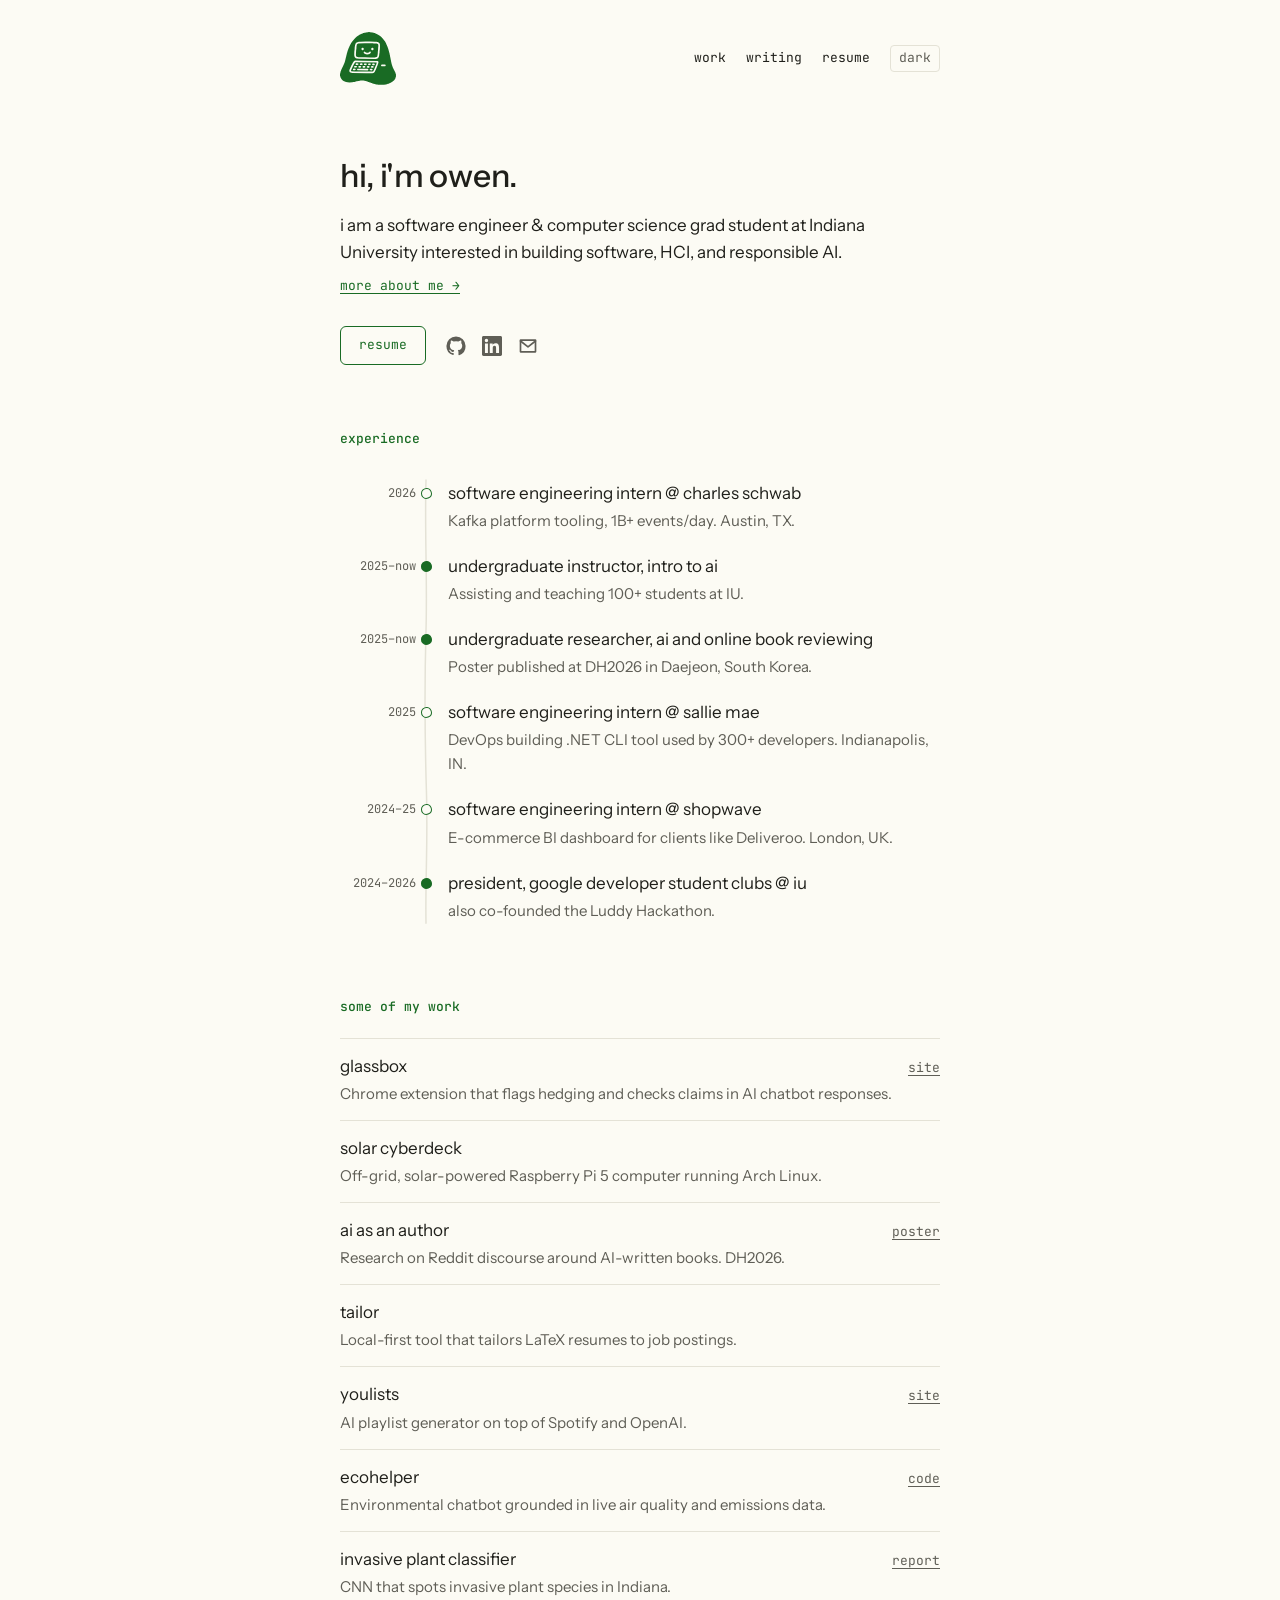
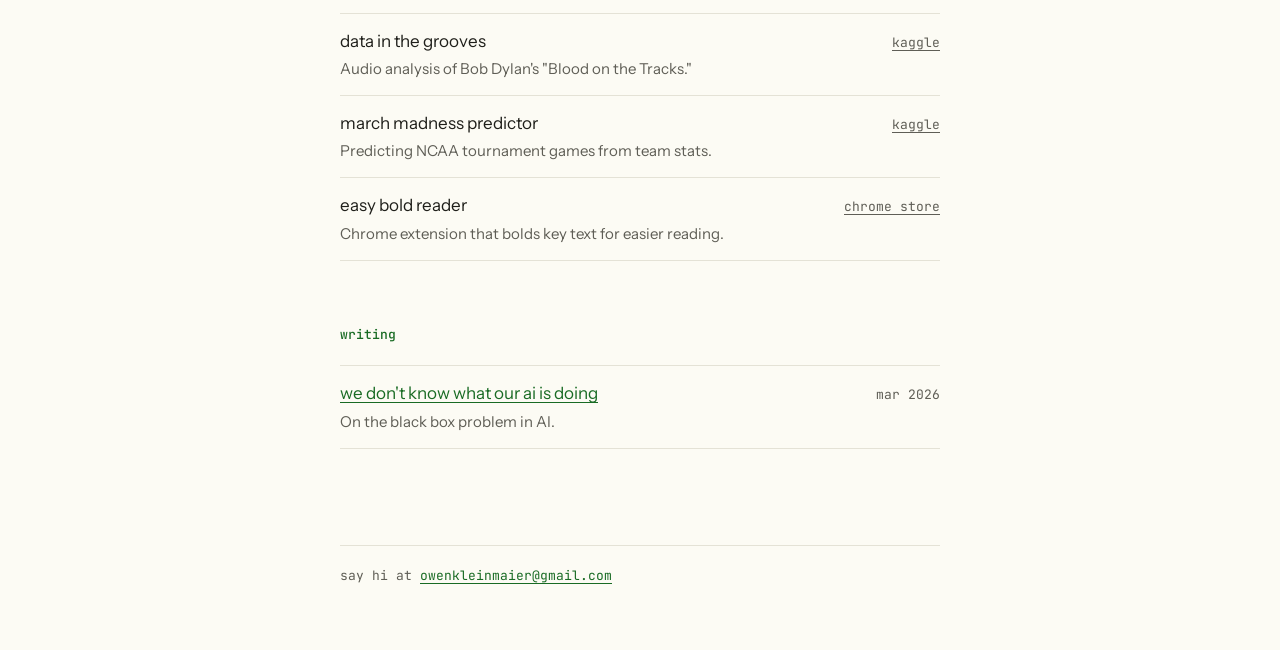
<file: index.html>
<!doctype html>
<html lang="en">
  <head>
    <meta charset="UTF-8" />
    <meta name="viewport" content="width=device-width, initial-scale=1.0" />
    <meta
      name="description"
      content="Owen Kleinmaier - MS Computer Science (AI) student at Indiana University Bloomington"
    />
    <meta name="author" content="Owen Kleinmaier" />

    <meta property="og:type" content="website" />
    <meta property="og:url" content="https://owenkleinmaier.com" />
    <meta property="og:title" content="owen kleinmaier" />
    <meta
      property="og:description"
      content="computer science at indiana university"
    />
    <meta
      property="og:image"
      content="https://owenkleinmaier.com/og-image.png"
    />
    <meta property="twitter:card" content="summary_large_image" />
    <meta property="twitter:title" content="owen kleinmaier" />
    <meta
      property="twitter:description"
      content="computer science at indiana university"
    />
    <meta
      property="twitter:image"
      content="https://owenkleinmaier.com/og-image.png"
    />

    <link rel="icon" type="image/x-icon" href="favicon.ico" />
    <link rel="apple-touch-icon" sizes="180x180" href="apple-touch-icon.png" />
    <link rel="icon" type="image/png" sizes="32x32" href="favicon-32x32.png" />
    <link rel="icon" type="image/png" sizes="16x16" href="favicon-16x16.png" />

    <title>owen kleinmaier</title>
    <link rel="stylesheet" href="styles.css" />
    <script src="theme.js"></script>
    <script src="character.js" defer></script>
  </head>
  <body>
    <div class="page">
      <nav class="nav">
        <a class="brand" aria-label="home" href="index.html">
          <img class="character light-only" src="character.png" alt="" />
          <img class="character dark-only" src="character-dark.png" alt="" />
        </a>
        <div class="nav-links">
          <a href="#work">work</a>
          <a href="#writing">writing</a>
          <a href="resume.pdf" target="_blank" rel="noopener">resume</a>
          <button class="theme-toggle" onclick="toggleTheme()">dark</button>
        </div>
      </nav>

      <main>
        <header>
          <h1>
            hi, i'm
            <button class="egg" onclick="egg.showModal()">owen.</button>
          </h1>
          <p>
            i am a software engineer & computer science grad student at Indiana
            University interested in building software, HCI, and responsible AI.
          </p>
          <a class="mono more" href="about.html">more about me →</a>
          <div class="links mono">
            <a class="btn" href="resume.pdf" target="_blank" rel="noopener"
              >resume</a
            >
            <div class="icons">
              <a
                class="icon"
                href="https://github.com/owenkleinmaier"
                target="_blank"
                rel="noopener"
                aria-label="github"
              >
                <svg
                  viewBox="0 0 24 24"
                  width="20"
                  height="20"
                  aria-hidden="true"
                >
                  <path
                    fill="currentColor"
                    d="M12 .5A11.5 11.5 0 0 0 .5 12a11.5 11.5 0 0 0 7.86 10.92c.58.1.79-.25.79-.56v-2c-3.2.7-3.88-1.37-3.88-1.37-.53-1.34-1.29-1.7-1.29-1.7-1.05-.72.08-.7.08-.7 1.16.08 1.77 1.2 1.77 1.2 1.03 1.77 2.7 1.26 3.36.96.1-.75.4-1.26.73-1.55-2.55-.29-5.24-1.28-5.24-5.67 0-1.25.45-2.28 1.19-3.08-.12-.29-.52-1.46.11-3.05 0 0 .97-.31 3.18 1.18a11 11 0 0 1 5.8 0c2.2-1.49 3.17-1.18 3.17-1.18.63 1.59.23 2.76.11 3.05.74.8 1.19 1.83 1.19 3.08 0 4.4-2.69 5.37-5.25 5.66.41.36.78 1.06.78 2.14v3.17c0 .31.21.67.8.56A11.5 11.5 0 0 0 23.5 12 11.5 11.5 0 0 0 12 .5Z"
                  />
                </svg>
              </a>
              <a
                class="icon"
                href="http://www.linkedin.com/in/owenkleinmaier/"
                target="_blank"
                rel="noopener"
                aria-label="linkedin"
              >
                <svg
                  viewBox="0 0 24 24"
                  width="20"
                  height="20"
                  aria-hidden="true"
                >
                  <path
                    fill="currentColor"
                    d="M20.45 20.45h-3.56v-5.57c0-1.33-.02-3.04-1.85-3.04-1.85 0-2.14 1.45-2.14 2.94v5.67H9.35V9h3.41v1.56h.05c.48-.9 1.64-1.85 3.37-1.85 3.6 0 4.27 2.37 4.27 5.46v6.28ZM5.34 7.43a2.07 2.07 0 1 1 0-4.14 2.07 2.07 0 0 1 0 4.14ZM7.12 20.45H3.56V9h3.56v11.45ZM22.22 0H1.77C.79 0 0 .77 0 1.73v20.54C0 23.22.79 24 1.77 24h20.45c.98 0 1.78-.78 1.78-1.73V1.73C24 .77 23.2 0 22.22 0Z"
                  />
                </svg>
              </a>
              <a
                class="icon"
                href="mailto:owenkleinmaier@gmail.com"
                aria-label="email"
              >
                <svg
                  viewBox="0 0 24 24"
                  width="20"
                  height="20"
                  aria-hidden="true"
                >
                  <path
                    fill="none"
                    stroke="currentColor"
                    stroke-width="2"
                    stroke-linecap="round"
                    stroke-linejoin="round"
                    d="M3 5h18v14H3z"
                  />
                  <path
                    fill="none"
                    stroke="currentColor"
                    stroke-width="2"
                    stroke-linecap="round"
                    stroke-linejoin="round"
                    d="m3 6 9 7 9-7"
                  />
                </svg>
              </a>
            </div>
          </div>
        </header>

        <dialog id="egg" onclick="if (event.target === this) this.close();">
          <div class="egg-content">
            <h2>what i'm up to right now</h2>
            <dl class="now">
              <dt>listening</dt>
              <dd>live at carnegie hall by cameron winter</dd>
              <dt>reading</dt>
              <dd>"always coming home" by ursula k. le guin</dd>
              <dt>building</dt>
              <dd>solar cyberdeck</dd>
              <dt>playing</dt>
              <dd>2 week minecraft phase</dd>
              <dt>researching</dt>
              <dd>ethical and explainable ai</dd>
            </dl>
            <form method="dialog">
              <button class="theme-toggle">close</button>
            </form>
          </div>
        </dialog>

        <section id="experience">
          <h2>experience</h2>
          <ol class="timeline">
            <svg
              class="timeline-line"
              viewBox="0 0 10 100"
              preserveAspectRatio="none"
              aria-hidden="true"
            >
              <path d="M5 0C3.5 12 6.5 22 5 34S3.8 58 5.4 70S4.2 90 5 100" />
            </svg>
            <li>
              <span class="when">2026</span>
              <div class="what">
                <span>software engineering intern @ charles schwab</span>
                <p>Kafka platform tooling, 1B+ events/day. Austin, TX.</p>
              </div>
            </li>
            <li class="ongoing">
              <span class="when">2025–now</span>
              <div class="what">
                <span>undergraduate instructor, intro to ai</span>
                <p>Assisting and teaching 100+ students at IU.</p>
              </div>
            </li>
            <li class="ongoing">
              <span class="when">2025–now</span>
              <div class="what">
                <span
                  >undergraduate researcher, ai and online book reviewing</span
                >
                <p>Poster published at DH2026 in Daejeon, South Korea.</p>
              </div>
            </li>
            <li>
              <span class="when">2025</span>
              <div class="what">
                <span>software engineering intern @ sallie mae</span>
                <p>
                  DevOps building .NET CLI tool used by 300+ developers.
                  Indianapolis, IN.
                </p>
              </div>
            </li>
            <li>
              <span class="when">2024–25</span>
              <div class="what">
                <span>software engineering intern @ shopwave</span>
                <p>
                  E-commerce BI dashboard for clients like Deliveroo. London,
                  UK.
                </p>
              </div>
            </li>
            <li class="ongoing">
              <span class="when">2024–2026</span>
              <div class="what">
                <span>president, google developer student clubs @ iu</span>
                <p>also co-founded the Luddy Hackathon.</p>
              </div>
            </li>
          </ol>
        </section>

        <section id="work">
          <h2>some of my work</h2>
          <ul class="list">
            <li>
              <div class="row">
                <span>glassbox</span>
                <a
                  class="meta"
                  href="https://glassbox-site.vercel.app/"
                  target="_blank"
                  rel="noopener"
                  >site</a
                >
              </div>
              <p>
                Chrome extension that flags hedging and checks claims in AI
                chatbot responses.
              </p>
            </li>
            <li>
              <div class="row">
                <span>solar cyberdeck</span>
              </div>
              <p>
                Off-grid, solar-powered Raspberry Pi 5 computer running Arch
                Linux.
              </p>
            </li>
            <li>
              <div class="row">
                <span>ai as an author</span>
                <a
                  class="meta"
                  href="dh2026-poster.pdf"
                  target="_blank"
                  rel="noopener"
                  >poster</a
                >
              </div>
              <p>
                Research on Reddit discourse around AI-written books. DH2026.
              </p>
            </li>
            <li>
              <div class="row">
                <span>tailor</span>
              </div>
              <p>
                Local-first tool that tailors LaTeX resumes to job postings.
              </p>
            </li>
            <li>
              <div class="row">
                <span>youlists</span>
                <a
                  class="meta"
                  href="https://youlists.vercel.app"
                  target="_blank"
                  rel="noopener"
                  >site</a
                >
              </div>
              <p>AI playlist generator on top of Spotify and OpenAI.</p>
            </li>
            <li>
              <div class="row">
                <span>ecohelper</span>
                <a
                  class="meta"
                  href="https://github.com/owenkleinmaier/ecohelper"
                  target="_blank"
                  rel="noopener"
                  >code</a
                >
              </div>
              <p>
                Environmental chatbot grounded in live air quality and emissions
                data.
              </p>
            </li>
            <li>
              <div class="row">
                <span>invasive plant classifier</span>
                <a
                  class="meta"
                  href="report-plants.pdf"
                  target="_blank"
                  rel="noopener"
                  >report</a
                >
              </div>
              <p>CNN that spots invasive plant species in Indiana.</p>
            </li>
            <li>
              <div class="row">
                <span>data in the grooves</span>
                <a
                  class="meta"
                  href="https://www.kaggle.com/code/owenkleinmaier/data-in-the-grooves"
                  target="_blank"
                  rel="noopener"
                  >kaggle</a
                >
              </div>
              <p>Audio analysis of Bob Dylan's "Blood on the Tracks."</p>
            </li>
            <li>
              <div class="row">
                <span>march madness predictor</span>
                <a
                  class="meta"
                  href="https://www.kaggle.com/code/owenkleinmaier/march-madness-predictor"
                  target="_blank"
                  rel="noopener"
                  >kaggle</a
                >
              </div>
              <p>Predicting NCAA tournament games from team stats.</p>
            </li>
            <li>
              <div class="row">
                <span>easy bold reader</span>
                <a
                  class="meta"
                  href="https://chromewebstore.google.com/detail/easy-bold-reader/oakpjlnlggmfdmdllhpdnbekgikjjaaj"
                  target="_blank"
                  rel="noopener"
                  >chrome store</a
                >
              </div>
              <p>Chrome extension that bolds key text for easier reading.</p>
            </li>
          </ul>
        </section>

        <section id="writing">
          <h2>writing</h2>
          <ul class="list">
            <li>
              <div class="row">
                <a href="blogs/black-box-ai.html"
                  >we don't know what our ai is doing</a
                >
                <span class="meta">mar 2026</span>
              </div>
              <p>On the black box problem in AI.</p>
            </li>
          </ul>
        </section>
      </main>

      <footer class="meta">
        <p>
          say hi at
          <a href="mailto:owenkleinmaier@gmail.com">owenkleinmaier@gmail.com</a>
        </p>
      </footer>
    </div>
  </body>
</html>
</file>
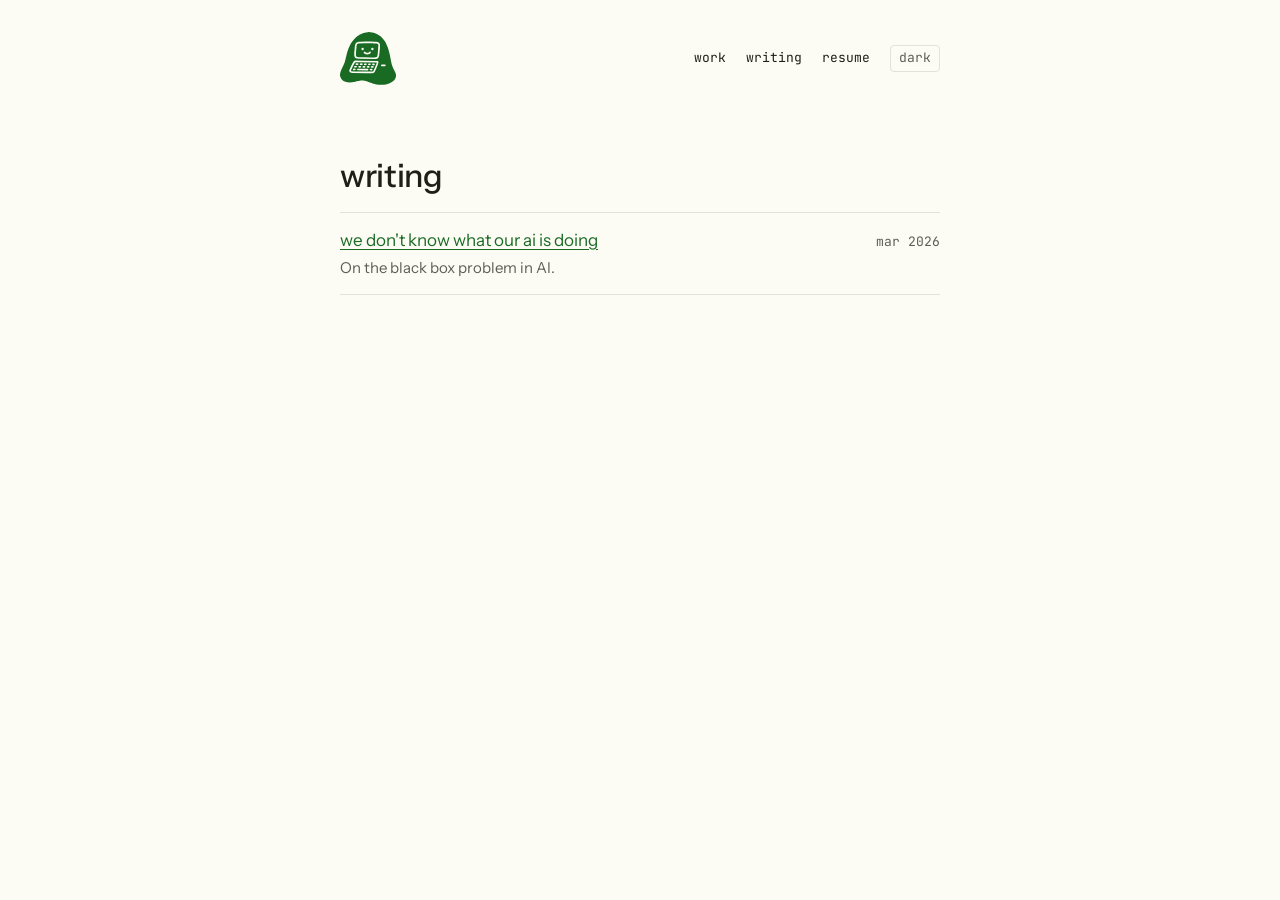
<file: blogs/index.html>
<!doctype html>
<html lang="en">
<head>
  <meta charset="UTF-8" />
  <meta name="viewport" content="width=device-width, initial-scale=1.0" />
  <title>writing — owen kleinmaier</title>
  <link rel="icon" type="image/x-icon" href="../favicon.ico" />
  <link rel="apple-touch-icon" sizes="180x180" href="../apple-touch-icon.png" />
  <link rel="icon" type="image/png" sizes="32x32" href="../favicon-32x32.png" />
  <link rel="icon" type="image/png" sizes="16x16" href="../favicon-16x16.png" />
  <link rel="stylesheet" href="../styles.css" />
  <script src="../theme.js"></script>
  <script src="../character.js" defer></script>
</head>
<body>
<div class="page">
  <nav class="nav">
    <a class="brand" aria-label="home" href="../index.html">
      <img class="character light-only" src="../character.png" alt="" />
      <img class="character dark-only" src="../character-dark.png" alt="" />
    </a>
    <div class="nav-links">
      <a href="../index.html#work">work</a>
      <a href="index.html">writing</a>
      <a href="../resume.pdf" target="_blank" rel="noopener">resume</a>
      <button class="theme-toggle" onclick="toggleTheme()">dark</button>
    </div>
  </nav>

  <main>
    <h1>writing</h1>
    <ul class="list">
      <li>
        <div class="row">
          <a href="black-box-ai.html">we don't know what our ai is doing</a>
          <span class="meta">mar 2026</span>
        </div>
        <p>On the black box problem in AI.</p>
      </li>
    </ul>
  </main>
</div>
</body>
</html>
</file>
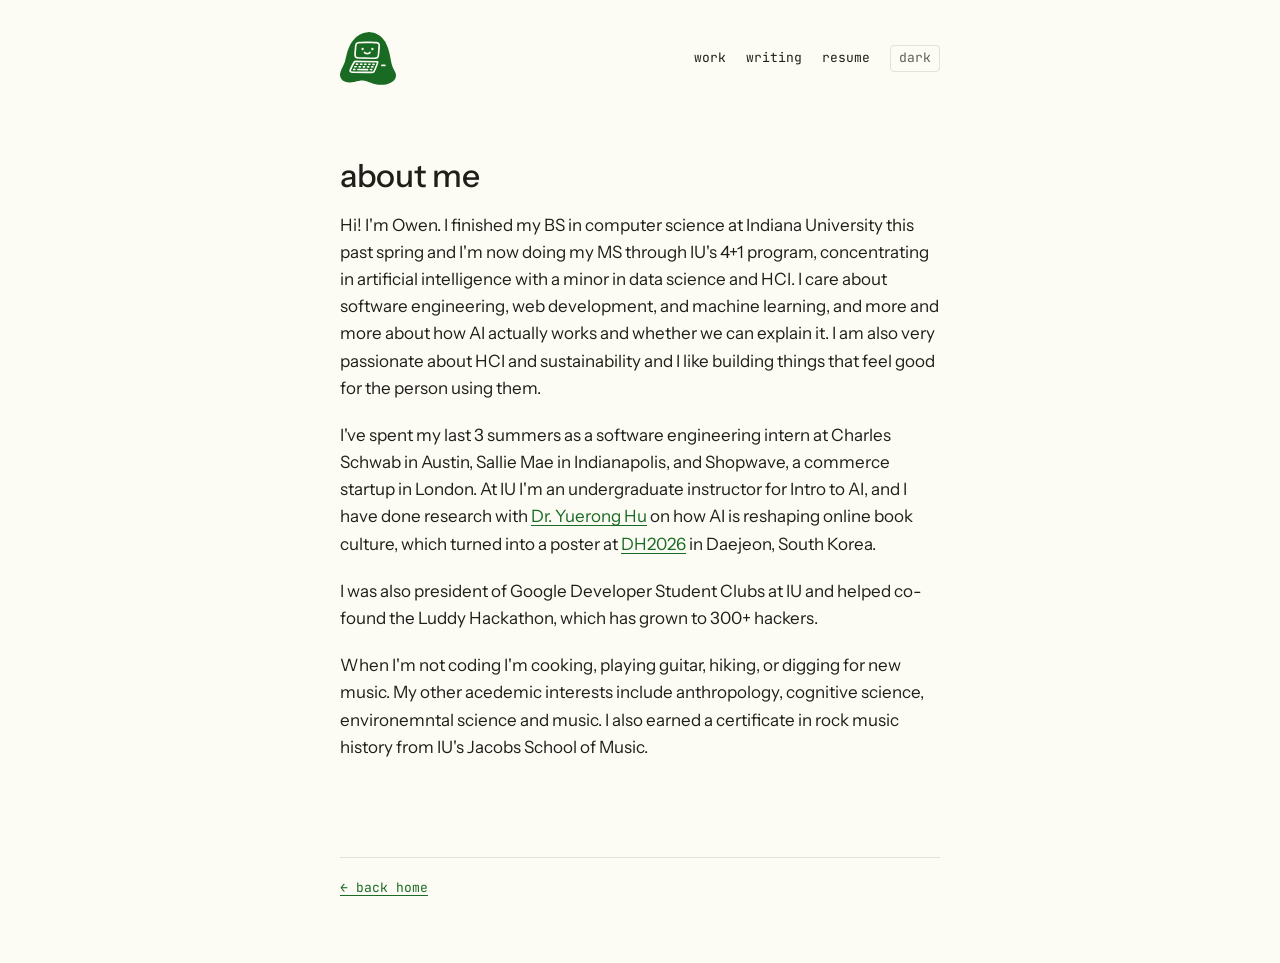
<file: about.html>
<!doctype html>
<html lang="en">
  <head>
    <meta charset="UTF-8" />
    <meta name="viewport" content="width=device-width, initial-scale=1.0" />
    <title>about — owen kleinmaier</title>
    <link rel="icon" type="image/x-icon" href="favicon.ico" />
    <link rel="apple-touch-icon" sizes="180x180" href="apple-touch-icon.png" />
    <link rel="icon" type="image/png" sizes="32x32" href="favicon-32x32.png" />
    <link rel="icon" type="image/png" sizes="16x16" href="favicon-16x16.png" />
    <link rel="stylesheet" href="styles.css" />
    <script src="theme.js"></script>
    <script src="character.js" defer></script>
  </head>
  <body>
    <div class="page">
      <nav class="nav">
        <a class="brand" aria-label="home" href="index.html">
          <img class="character light-only" src="character.png" alt="" />
          <img class="character dark-only" src="character-dark.png" alt="" />
        </a>
        <div class="nav-links">
          <a href="index.html#work">work</a>
          <a href="blogs/index.html">writing</a>
          <a href="resume.pdf" target="_blank" rel="noopener">resume</a>
          <button class="theme-toggle" onclick="toggleTheme()">dark</button>
        </div>
      </nav>

      <main class="post">
        <h1>about me</h1>

        <p>
          Hi! I'm Owen. I finished my BS in computer science at Indiana
          University this past spring and I'm now doing my MS through IU's 4+1
          program, concentrating in artificial intelligence with a minor in data
          science and HCI. I care about software engineering, web development,
          and machine learning, and more and more about how AI actually works
          and whether we can explain it. I am also very passionate about HCI and
          sustainability and I like building things that feel good for the
          person using them.
        </p>

        <p>
          I've spent my last 3 summers as a software engineering intern at
          Charles Schwab in Austin, Sallie Mae in Indianapolis, and Shopwave, a
          commerce startup in London. At IU I'm an undergraduate instructor for
          Intro to AI, and I have done research with
          <a href="https://sites.google.com/view/yueronghu/bio"
            >Dr. Yuerong Hu</a
          >
          on how AI is reshaping online book culture, which turned into a poster
          at
          <a href="https://dh2026.adho.org/">DH2026</a> in Daejeon, South Korea.
        </p>

        <p>
          I was also president of Google Developer Student Clubs at IU and
          helped co-found the Luddy Hackathon, which has grown to 300+ hackers.
        </p>

        <p>
          When I'm not coding I'm cooking, playing guitar, hiking, or digging
          for new music. My other acedemic interests include anthropology,
          cognitive science, environemntal science and music. I also earned a
          certificate in rock music history from IU's Jacobs School of Music.
        </p>
      </main>

      <footer class="meta">
        <p><a href="index.html">← back home</a></p>
      </footer>
    </div>
  </body>
</html>
</file>
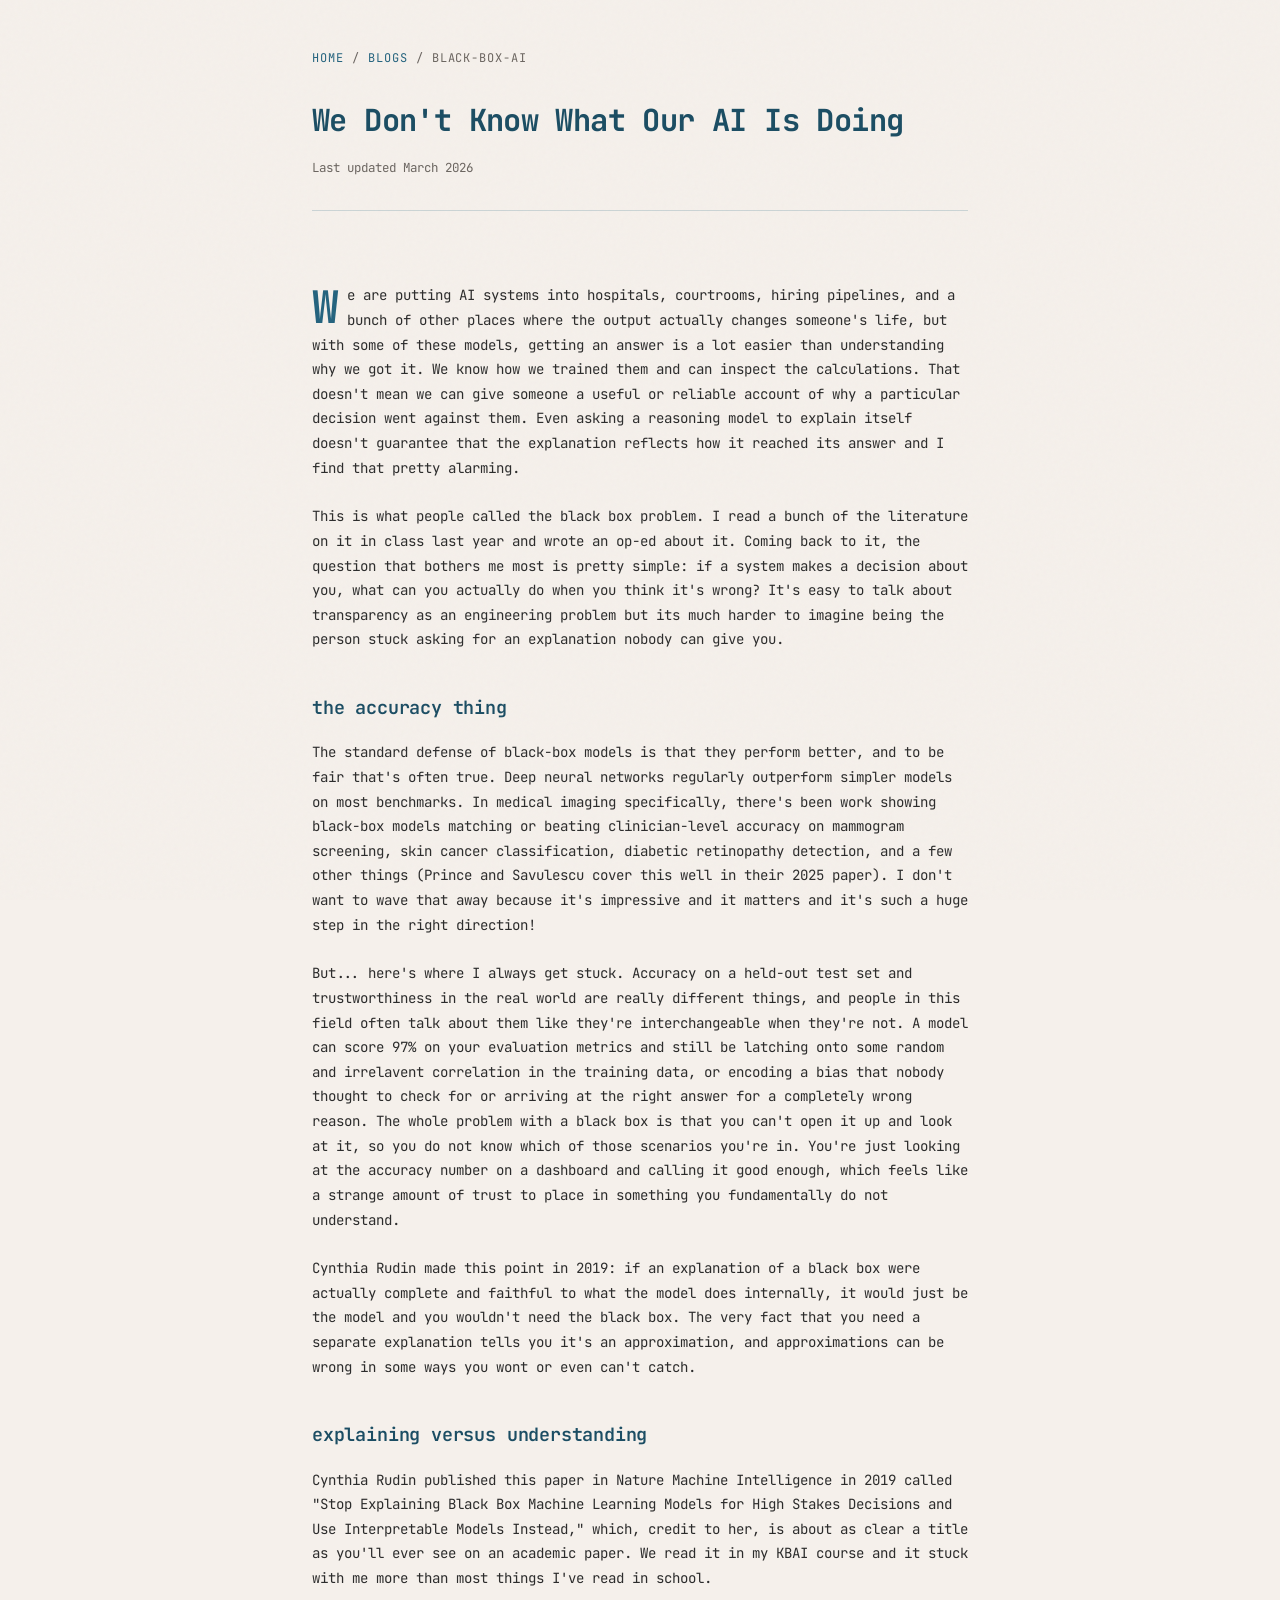
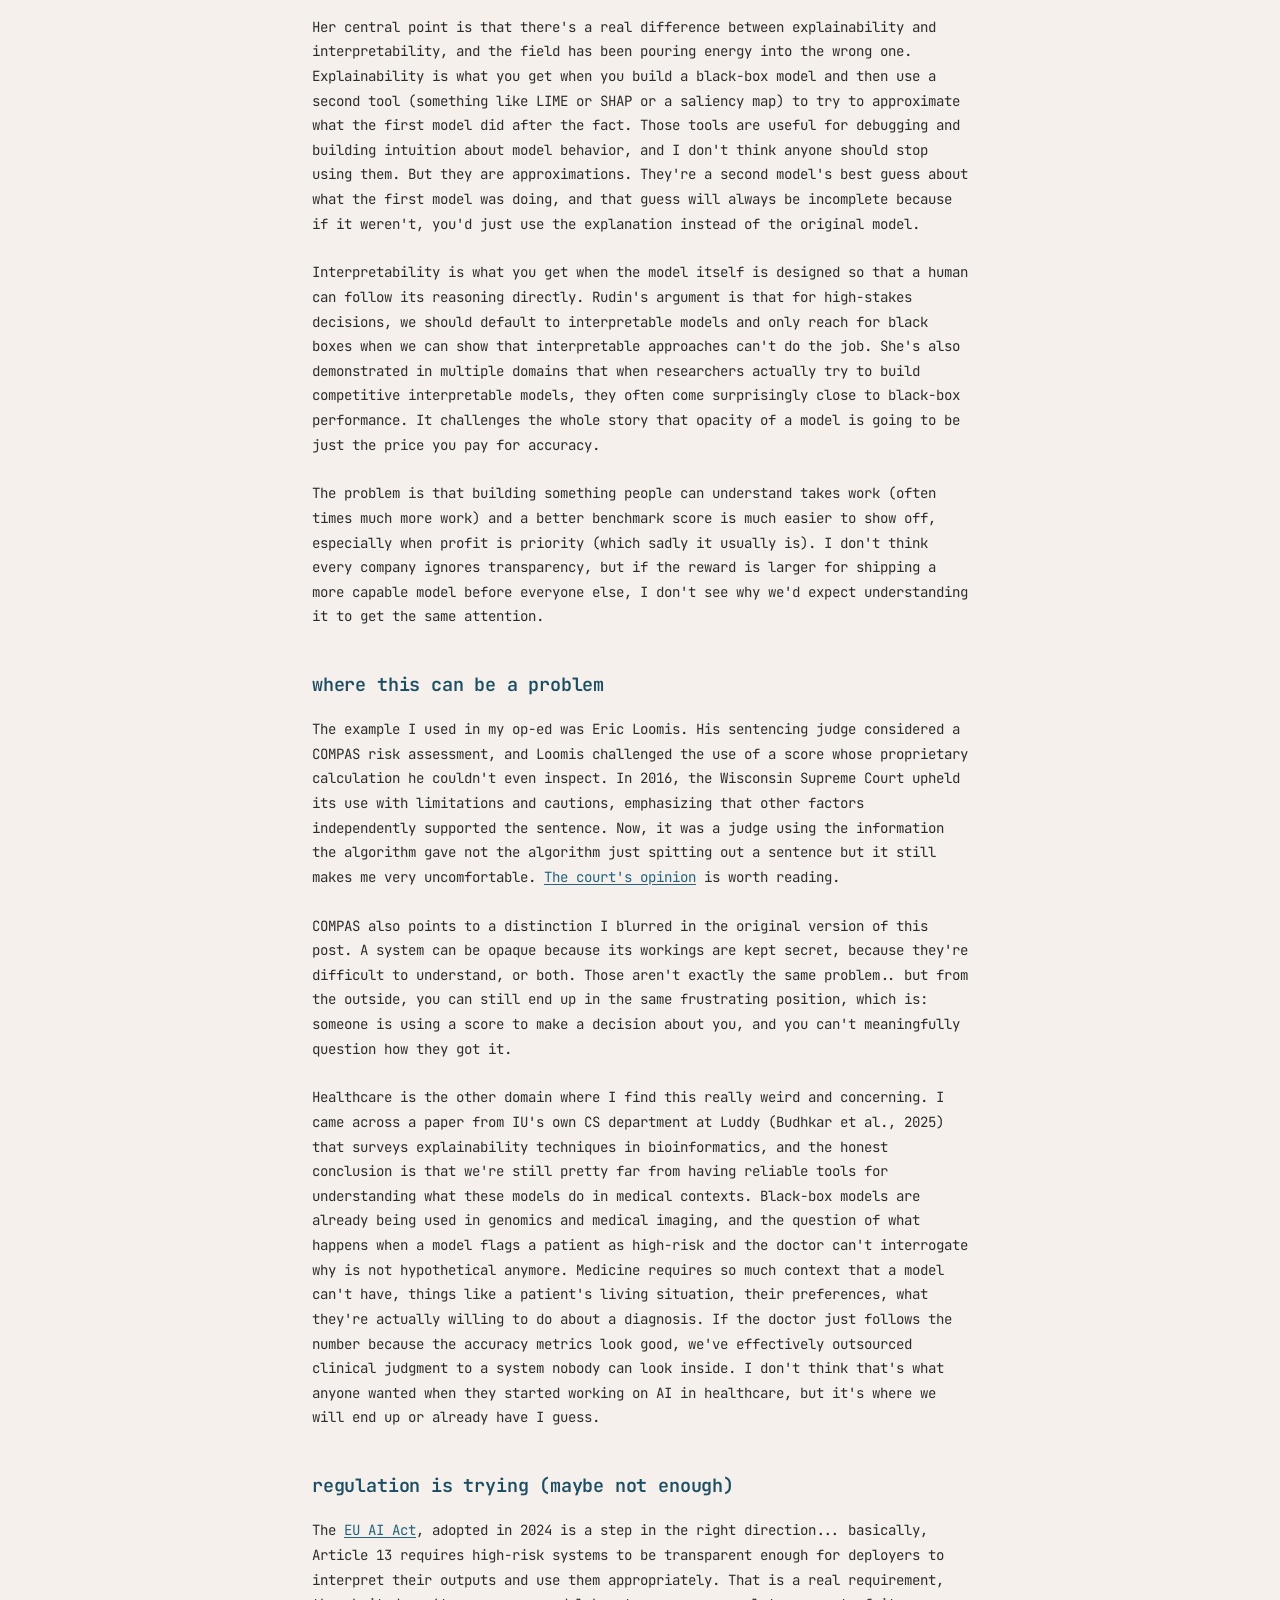
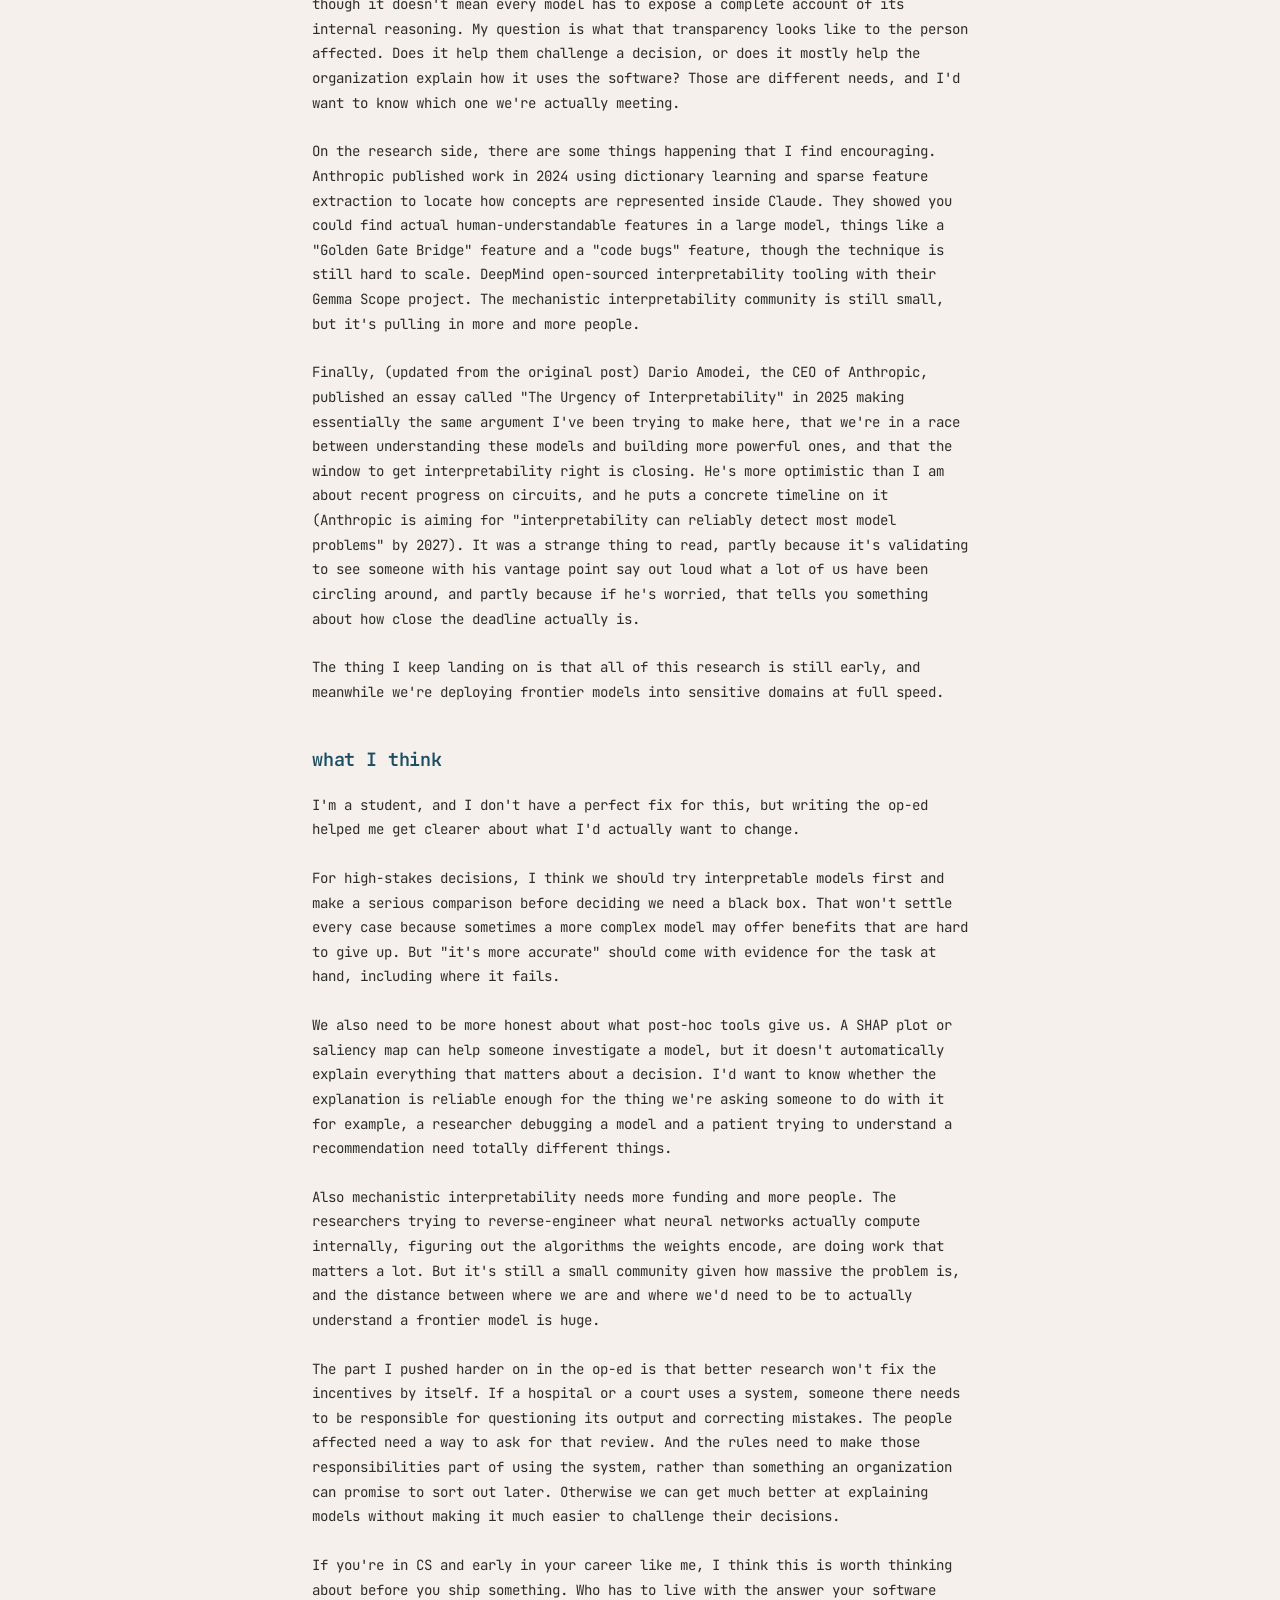
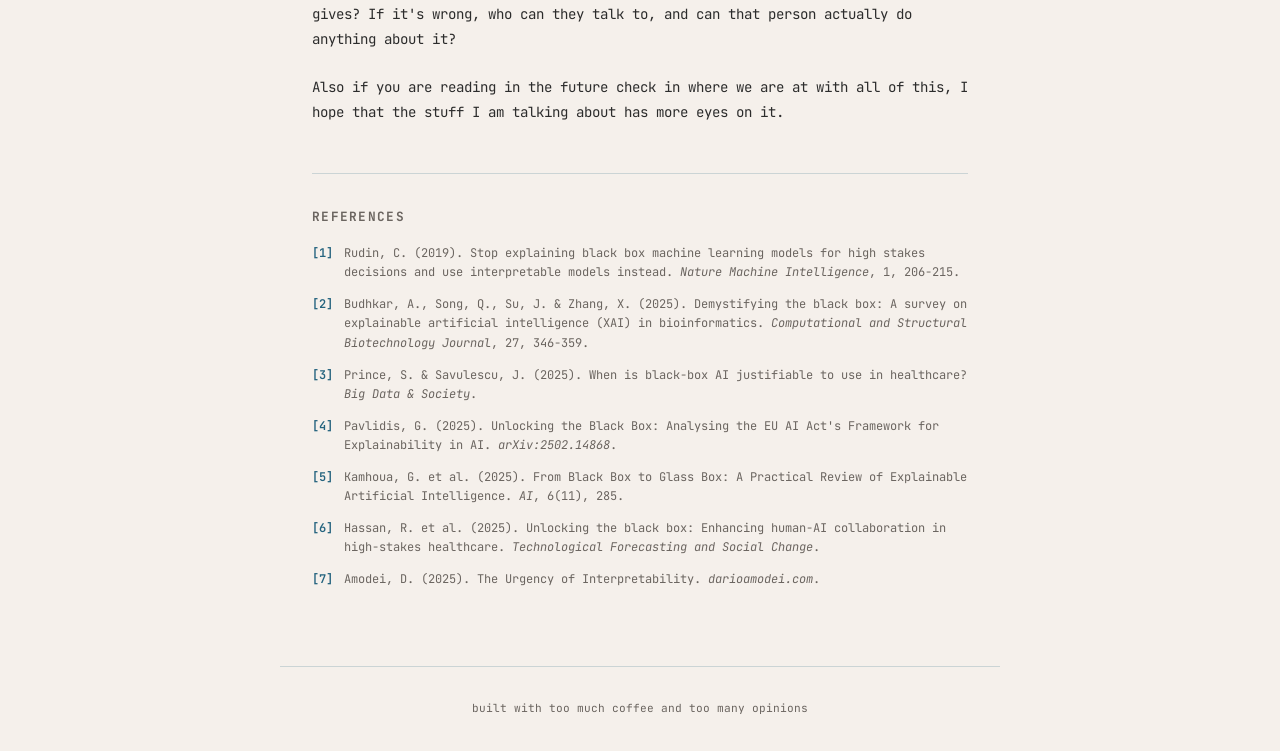
<file: black-box-ai.html>
<!doctype html>
<html lang="en">
  <head>
    <meta charset="UTF-8" />
    <meta name="viewport" content="width=device-width, initial-scale=1.0" />
    <title>We Don't Know What Our AI Is Doing</title>
    <link
      href="https://fonts.googleapis.com/css2?family=JetBrains+Mono:wght@300;400;500;600;700&display=swap"
      rel="stylesheet"
    />
    <style>
      :root {
        --teal: #24637e;
        --teal-light: #2d7a9a;
        --teal-dark: #1b4d63;
        --bg: #f5f0eb;
        --bg-alt: #ede7e0;
        --text: #2c2c2c;
        --text-muted: #6b6560;
        --accent-line: #24637e33;
      }

      * {
        margin: 0;
        padding: 0;
        box-sizing: border-box;
      }

      body {
        font-family: "JetBrains Mono", monospace;
        background: var(--bg);
        color: var(--text);
        line-height: 1.75;
        -webkit-font-smoothing: antialiased;
      }

      .noise-overlay {
        position: fixed;
        top: 0;
        left: 0;
        width: 100%;
        height: 100%;
        pointer-events: none;
        z-index: 999;
        opacity: 0.025;
        background-image: url("data:image/svg+xml,%3Csvg viewBox='0 0 256 256' xmlns='http://www.w3.org/2000/svg'%3E%3Cfilter id='n'%3E%3CfeTurbulence type='fractalNoise' baseFrequency='0.9' numOctaves='4' stitchTiles='stitch'/%3E%3C/filter%3E%3Crect width='100%25' height='100%25' filter='url(%23n)'/%3E%3C/svg%3E");
      }

      header {
        padding: 3rem 2rem 2rem;
        max-width: 720px;
        margin: 0 auto;
      }

      .breadcrumb {
        font-size: 0.75rem;
        color: var(--text-muted);
        letter-spacing: 0.08em;
        text-transform: uppercase;
        margin-bottom: 2rem;
      }

      .breadcrumb a {
        color: var(--teal);
        text-decoration: none;
      }

      .breadcrumb span {
        margin: 0 0.5rem;
      }

      h1 {
        font-size: 1.9rem;
        font-weight: 700;
        line-height: 1.3;
        color: var(--teal-dark);
        margin-bottom: 1rem;
        letter-spacing: -0.02em;
      }

      .meta {
        font-size: 0.78rem;
        color: var(--text-muted);
        display: flex;
        gap: 1.5rem;
        align-items: center;
        padding-bottom: 2rem;
        border-bottom: 1px solid var(--accent-line);
      }

      .tag {
        background: var(--teal);
        color: var(--bg);
        padding: 0.15rem 0.6rem;
        font-size: 0.68rem;
        letter-spacing: 0.06em;
        text-transform: uppercase;
      }

      article {
        max-width: 720px;
        margin: 0 auto;
        padding: 2.5rem 2rem 4rem;
      }

      article p {
        font-size: 0.88rem;
        margin-bottom: 1.5rem;
        font-weight: 400;
      }

      article p:first-of-type::first-letter {
        font-size: 2.8rem;
        float: left;
        line-height: 1;
        margin-right: 0.5rem;
        margin-top: 0.1rem;
        color: var(--teal);
        font-weight: 700;
      }

      .callout {
        border-left: 3px solid var(--teal);
        padding: 1.2rem 1.5rem;
        margin: 2rem 0;
        background: var(--bg-alt);
        font-size: 0.85rem;
        font-style: italic;
        color: var(--teal-dark);
      }

      h2 {
        font-size: 1.15rem;
        font-weight: 600;
        color: var(--teal-dark);
        margin: 2.5rem 0 1rem;
        letter-spacing: -0.01em;
      }

      a {
        color: var(--teal);
        text-decoration: underline;
        text-decoration-thickness: 1px;
        text-underline-offset: 2px;
      }

      a:hover {
        color: var(--teal-light);
      }

      .references {
        margin-top: 3rem;
        padding-top: 2rem;
        border-top: 1px solid var(--accent-line);
      }

      .references h3 {
        font-size: 0.8rem;
        text-transform: uppercase;
        letter-spacing: 0.1em;
        color: var(--text-muted);
        margin-bottom: 1rem;
      }

      .references ol {
        list-style: none;
        counter-reset: ref;
        padding: 0;
      }

      .references li {
        counter-increment: ref;
        font-size: 0.75rem;
        color: var(--text-muted);
        margin-bottom: 0.8rem;
        padding-left: 2rem;
        position: relative;
        line-height: 1.6;
      }

      .references li::before {
        content: "[" counter(ref) "]";
        position: absolute;
        left: 0;
        color: var(--teal);
        font-weight: 600;
      }

      footer {
        max-width: 720px;
        margin: 0 auto;
        padding: 2rem;
        text-align: center;
        font-size: 0.7rem;
        color: var(--text-muted);
        border-top: 1px solid var(--accent-line);
      }

      @media (max-width: 600px) {
        h1 {
          font-size: 1.4rem;
        }
        article p {
          font-size: 0.84rem;
        }
        header,
        article {
          padding-left: 1.2rem;
          padding-right: 1.2rem;
        }
      }
    </style>
  </head>
  <body>
    <div class="noise-overlay"></div>

    <header>
      <div class="breadcrumb">
        <a href="/">home</a><span>/</span><a href="/blogs">blogs</a
        ><span>/</span>black-box-ai
      </div>
      <h1>We Don't Know What Our AI Is Doing</h1>
      <div class="meta">
        <span>Last updated March 2026</span>
      </div>
    </header>

    <article>
      <p>
        We are putting AI systems into hospitals, courtrooms, hiring pipelines,
        and a bunch of other places where the output actually changes someone's
        life, but with some of these models, getting an answer is a lot easier
        than understanding why we got it. We know how we trained them and can
        inspect the calculations. That doesn't mean we can give someone a useful
        or reliable account of why a particular decision went against them. Even
        asking a reasoning model to explain itself doesn't guarantee that the
        explanation reflects how it reached its answer and I find that pretty
        alarming.
      </p>

      <p>
        This is what people called the black box problem. I read a bunch of the
        literature on it in class last year and wrote an op-ed about it. Coming
        back to it, the question that bothers me most is pretty simple: if a
        system makes a decision about you, what can you actually do when you
        think it's wrong? It's easy to talk about transparency as an engineering
        problem but its much harder to imagine being the person stuck asking for
        an explanation nobody can give you.
      </p>

      <h2>the accuracy thing</h2>

      <p>
        The standard defense of black-box models is that they perform better,
        and to be fair that's often true. Deep neural networks regularly
        outperform simpler models on most benchmarks. In medical imaging
        specifically, there's been work showing black-box models matching or
        beating clinician-level accuracy on mammogram screening, skin cancer
        classification, diabetic retinopathy detection, and a few other things
        (Prince and Savulescu cover this well in their 2025 paper). I don't want
        to wave that away because it's impressive and it matters and it's such a
        huge step in the right direction!
      </p>

      <p>
        But... here's where I always get stuck. Accuracy on a held-out test set
        and trustworthiness in the real world are really different things, and
        people in this field often talk about them like they're interchangeable
        when they're not. A model can score 97% on your evaluation metrics and
        still be latching onto some random and irrelavent correlation in the
        training data, or encoding a bias that nobody thought to check for or
        arriving at the right answer for a completely wrong reason. The whole
        problem with a black box is that you can't open it up and look at it, so
        you do not know which of those scenarios you're in. You're just looking
        at the accuracy number on a dashboard and calling it good enough, which
        feels like a strange amount of trust to place in something you
        fundamentally do not understand.
      </p>

      <p>
        Cynthia Rudin made this point in 2019: if an explanation of a black box
        were actually complete and faithful to what the model does internally,
        it would just be the model and you wouldn't need the black box. The very
        fact that you need a separate explanation tells you it's an
        approximation, and approximations can be wrong in some ways you wont or
        even can't catch.
      </p>

      <h2>explaining versus understanding</h2>

      <p>
        Cynthia Rudin published this paper in Nature Machine Intelligence in
        2019 called "Stop Explaining Black Box Machine Learning Models for High
        Stakes Decisions and Use Interpretable Models Instead," which, credit to
        her, is about as clear a title as you'll ever see on an academic paper.
        We read it in my KBAI course and it stuck with me more than most things
        I've read in school.
      </p>

      <p>
        Her central point is that there's a real difference between
        explainability and interpretability, and the field has been pouring
        energy into the wrong one. Explainability is what you get when you build
        a black-box model and then use a second tool (something like LIME or
        SHAP or a saliency map) to try to approximate what the first model did
        after the fact. Those tools are useful for debugging and building
        intuition about model behavior, and I don't think anyone should stop
        using them. But they are approximations. They're a second model's best
        guess about what the first model was doing, and that guess will always
        be incomplete because if it weren't, you'd just use the explanation
        instead of the original model.
      </p>

      <p>
        Interpretability is what you get when the model itself is designed so
        that a human can follow its reasoning directly. Rudin's argument is that
        for high-stakes decisions, we should default to interpretable models and
        only reach for black boxes when we can show that interpretable
        approaches can't do the job. She's also demonstrated in multiple domains
        that when researchers actually try to build competitive interpretable
        models, they often come surprisingly close to black-box performance. It
        challenges the whole story that opacity of a model is going to be just
        the price you pay for accuracy.
      </p>

      <p>
        The problem is that building something people can understand takes work
        (often times much more work) and a better benchmark score is much easier
        to show off, especially when profit is priority (which sadly it usually
        is). I don't think every company ignores transparency, but if the reward
        is larger for shipping a more capable model before everyone else, I
        don't see why we'd expect understanding it to get the same attention.
      </p>

      <h2>where this can be a problem</h2>

      <p>
        The example I used in my op-ed was Eric Loomis. His sentencing judge
        considered a COMPAS risk assessment, and Loomis challenged the use of a
        score whose proprietary calculation he couldn't even inspect. In 2016,
        the Wisconsin Supreme Court upheld its use with limitations and
        cautions, emphasizing that other factors independently supported the
        sentence. Now, it was a judge using the information the algorithm gave
        not the algorithm just spitting out a sentence but it still makes me
        very uncomfortable.
        <a
          href="https://www.wicourts.gov/sc/opinion/DisplayDocument.pdf?content=pdf&seqNo=171690"
          >The court's opinion</a
        >
        is worth reading.
      </p>

      <p>
        COMPAS also points to a distinction I blurred in the original version of
        this post. A system can be opaque because its workings are kept secret,
        because they're difficult to understand, or both. Those aren't exactly
        the same problem.. but from the outside, you can still end up in the
        same frustrating position, which is: someone is using a score to make a
        decision about you, and you can't meaningfully question how they got it.
      </p>

      <p>
        Healthcare is the other domain where I find this really weird and
        concerning. I came across a paper from IU's own CS department at Luddy
        (Budhkar et al., 2025) that surveys explainability techniques in
        bioinformatics, and the honest conclusion is that we're still pretty far
        from having reliable tools for understanding what these models do in
        medical contexts. Black-box models are already being used in genomics
        and medical imaging, and the question of what happens when a model flags
        a patient as high-risk and the doctor can't interrogate why is not
        hypothetical anymore. Medicine requires so much context that a model
        can't have, things like a patient's living situation, their preferences,
        what they're actually willing to do about a diagnosis. If the doctor
        just follows the number because the accuracy metrics look good, we've
        effectively outsourced clinical judgment to a system nobody can look
        inside. I don't think that's what anyone wanted when they started
        working on AI in healthcare, but it's where we will end up or already
        have I guess.
      </p>

      <h2>regulation is trying (maybe not enough)</h2>

      <p>
        The
        <a href="https://eur-lex.europa.eu/eli/reg/2024/1689/oj/eng"
          >EU AI Act</a
        >, adopted in 2024 is a step in the right direction... basically,
        Article 13 requires high-risk systems to be transparent enough for
        deployers to interpret their outputs and use them appropriately. That is
        a real requirement, though it doesn't mean every model has to expose a
        complete account of its internal reasoning. My question is what that
        transparency looks like to the person affected. Does it help them
        challenge a decision, or does it mostly help the organization explain
        how it uses the software? Those are different needs, and I'd want to
        know which one we're actually meeting.
      </p>

      <p>
        On the research side, there are some things happening that I find
        encouraging. Anthropic published work in 2024 using dictionary learning
        and sparse feature extraction to locate how concepts are represented
        inside Claude. They showed you could find actual human-understandable
        features in a large model, things like a "Golden Gate Bridge" feature
        and a "code bugs" feature, though the technique is still hard to scale.
        DeepMind open-sourced interpretability tooling with their Gemma Scope
        project. The mechanistic interpretability community is still small, but
        it's pulling in more and more people.
      </p>

      <p>
        Finally, (updated from the original post) Dario Amodei, the CEO of
        Anthropic, published an essay called "The Urgency of Interpretability"
        in 2025 making essentially the same argument I've been trying to make
        here, that we're in a race between understanding these models and
        building more powerful ones, and that the window to get interpretability
        right is closing. He's more optimistic than I am about recent progress
        on circuits, and he puts a concrete timeline on it (Anthropic is aiming
        for "interpretability can reliably detect most model problems" by 2027).
        It was a strange thing to read, partly because it's validating to see
        someone with his vantage point say out loud what a lot of us have been
        circling around, and partly because if he's worried, that tells you
        something about how close the deadline actually is.
      </p>

      <p>
        The thing I keep landing on is that all of this research is still early,
        and meanwhile we're deploying frontier models into sensitive domains at
        full speed.
      </p>

      <h2>what I think</h2>

      <p>
        I'm a student, and I don't have a perfect fix for this, but writing the
        op-ed helped me get clearer about what I'd actually want to change.
      </p>

      <p>
        For high-stakes decisions, I think we should try interpretable models
        first and make a serious comparison before deciding we need a black box.
        That won't settle every case because sometimes a more complex model may
        offer benefits that are hard to give up. But "it's more accurate" should
        come with evidence for the task at hand, including where it fails.
      </p>

      <p>
        We also need to be more honest about what post-hoc tools give us. A SHAP
        plot or saliency map can help someone investigate a model, but it
        doesn't automatically explain everything that matters about a decision.
        I'd want to know whether the explanation is reliable enough for the
        thing we're asking someone to do with it for example, a researcher
        debugging a model and a patient trying to understand a recommendation
        need totally different things.
      </p>

      <p>
        Also mechanistic interpretability needs more funding and more people.
        The researchers trying to reverse-engineer what neural networks actually
        compute internally, figuring out the algorithms the weights encode, are
        doing work that matters a lot. But it's still a small community given
        how massive the problem is, and the distance between where we are and
        where we'd need to be to actually understand a frontier model is huge.
      </p>

      <p>
        The part I pushed harder on in the op-ed is that better research won't
        fix the incentives by itself. If a hospital or a court uses a system,
        someone there needs to be responsible for questioning its output and
        correcting mistakes. The people affected need a way to ask for that
        review. And the rules need to make those responsibilities part of using
        the system, rather than something an organization can promise to sort
        out later. Otherwise we can get much better at explaining models without
        making it much easier to challenge their decisions.
      </p>

      <p>
        If you're in CS and early in your career like me, I think this is worth
        thinking about before you ship something. Who has to live with the
        answer your software gives? If it's wrong, who can they talk to, and can
        that person actually do anything about it?
      </p>

      <p>
        Also if you are reading in the future check in where we are at with all
        of this, I hope that the stuff I am talking about has more eyes on it.
      </p>

      <div class="references">
        <h3>references</h3>
        <ol>
          <li>
            Rudin, C. (2019). Stop explaining black box machine learning models
            for high stakes decisions and use interpretable models instead.
            <em>Nature Machine Intelligence</em>, 1, 206-215.
          </li>
          <li>
            Budhkar, A., Song, Q., Su, J. & Zhang, X. (2025). Demystifying the
            black box: A survey on explainable artificial intelligence (XAI) in
            bioinformatics.
            <em>Computational and Structural Biotechnology Journal</em>, 27,
            346-359.
          </li>
          <li>
            Prince, S. & Savulescu, J. (2025). When is black-box AI justifiable
            to use in healthcare? <em>Big Data & Society</em>.
          </li>
          <li>
            Pavlidis, G. (2025). Unlocking the Black Box: Analysing the EU AI
            Act's Framework for Explainability in AI. <em>arXiv:2502.14868</em>.
          </li>
          <li>
            Kamhoua, G. et al. (2025). From Black Box to Glass Box: A Practical
            Review of Explainable Artificial Intelligence. <em>AI</em>, 6(11),
            285.
          </li>
          <li>
            Hassan, R. et al. (2025). Unlocking the black box: Enhancing
            human-AI collaboration in high-stakes healthcare.
            <em>Technological Forecasting and Social Change</em>.
          </li>
          <li>
            Amodei, D. (2025). The Urgency of Interpretability.
            <em>darioamodei.com</em>.
          </li>
        </ol>
      </div>
    </article>

    <footer>built with too much coffee and too many opinions</footer>
  </body>
</html>
</file>
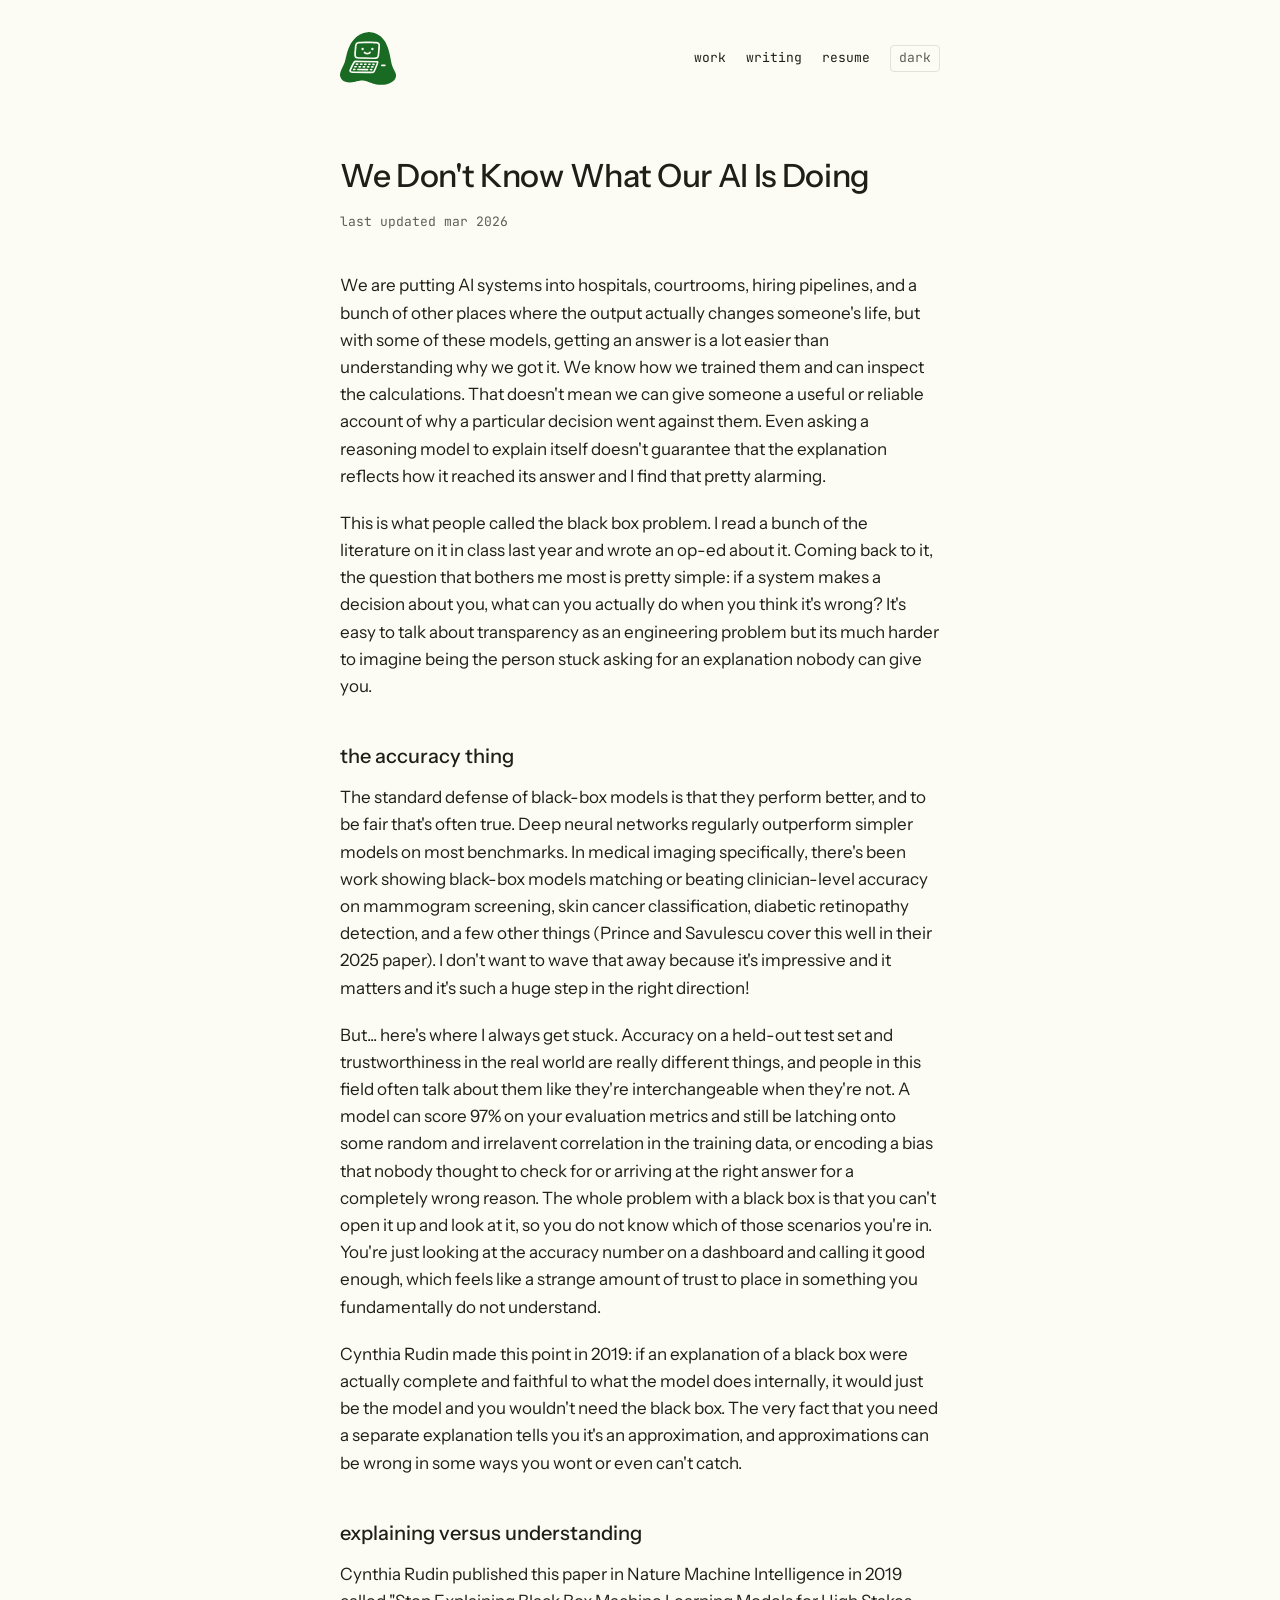
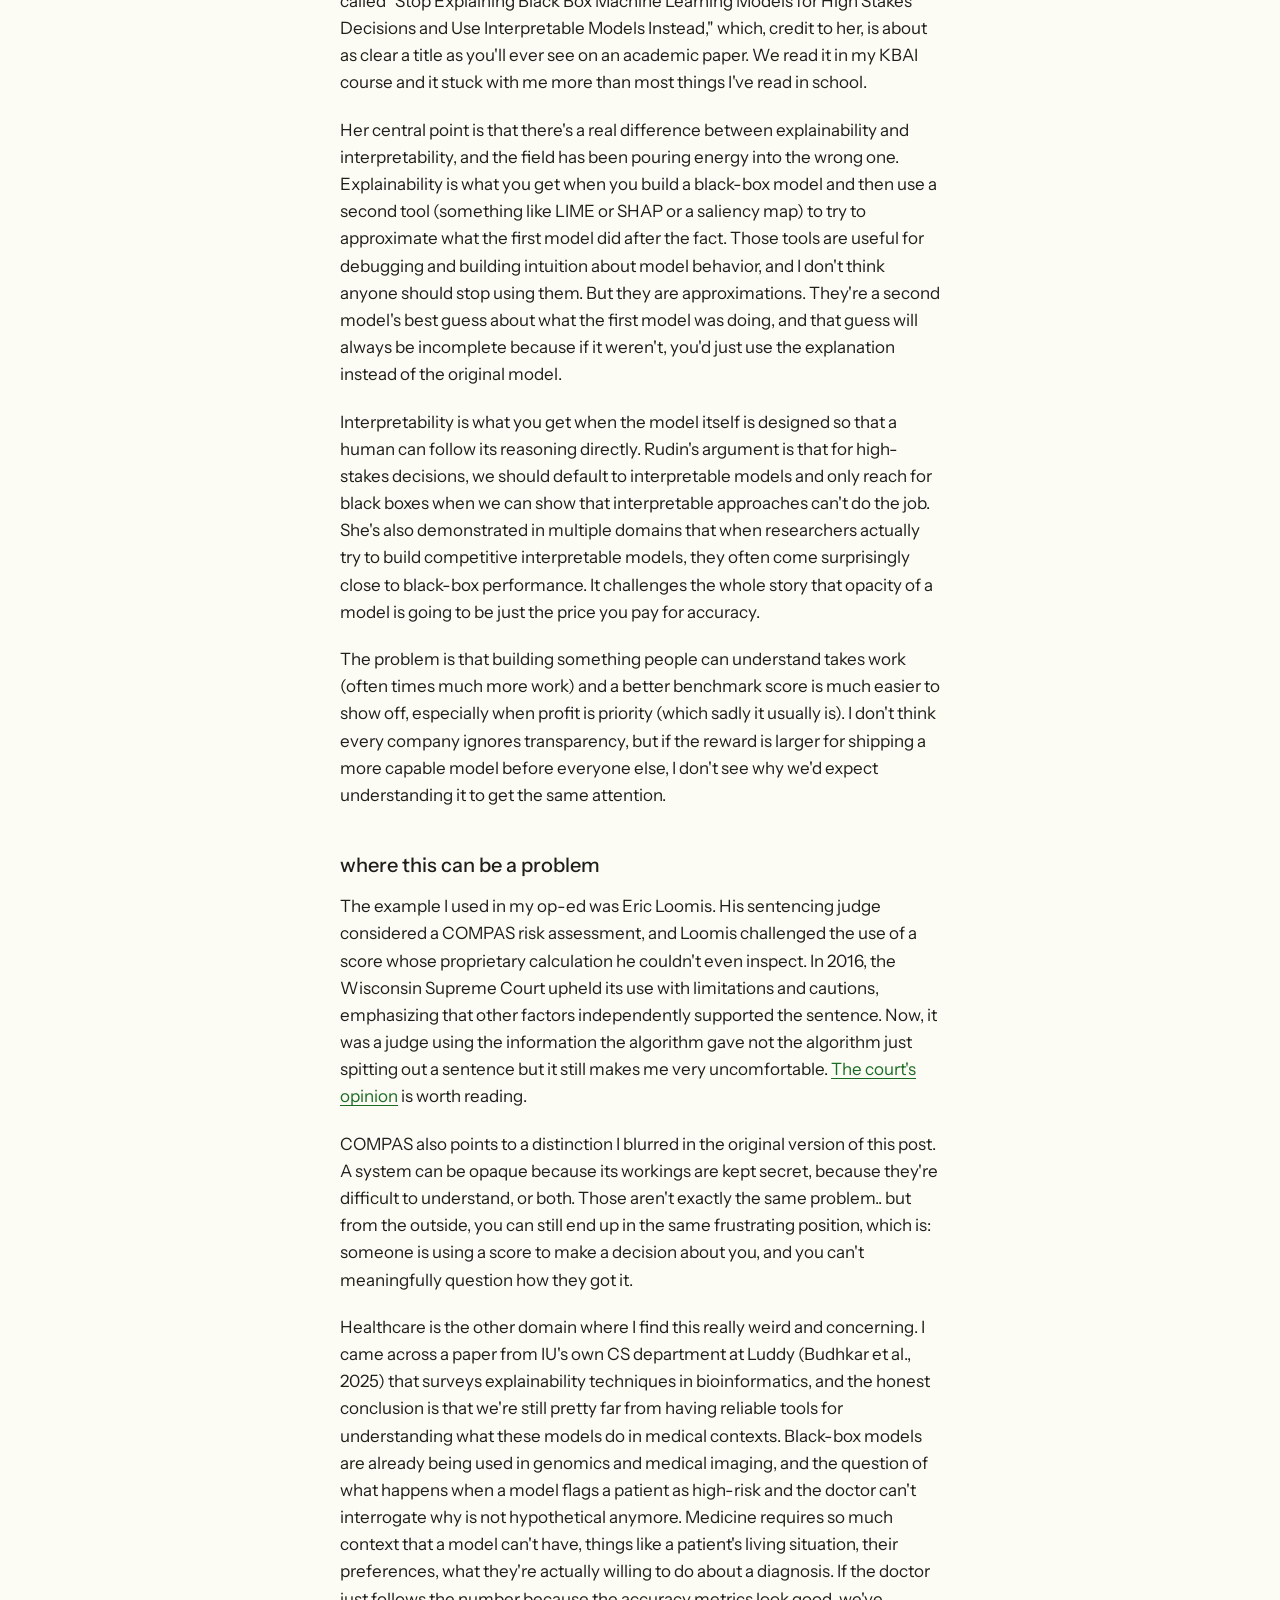
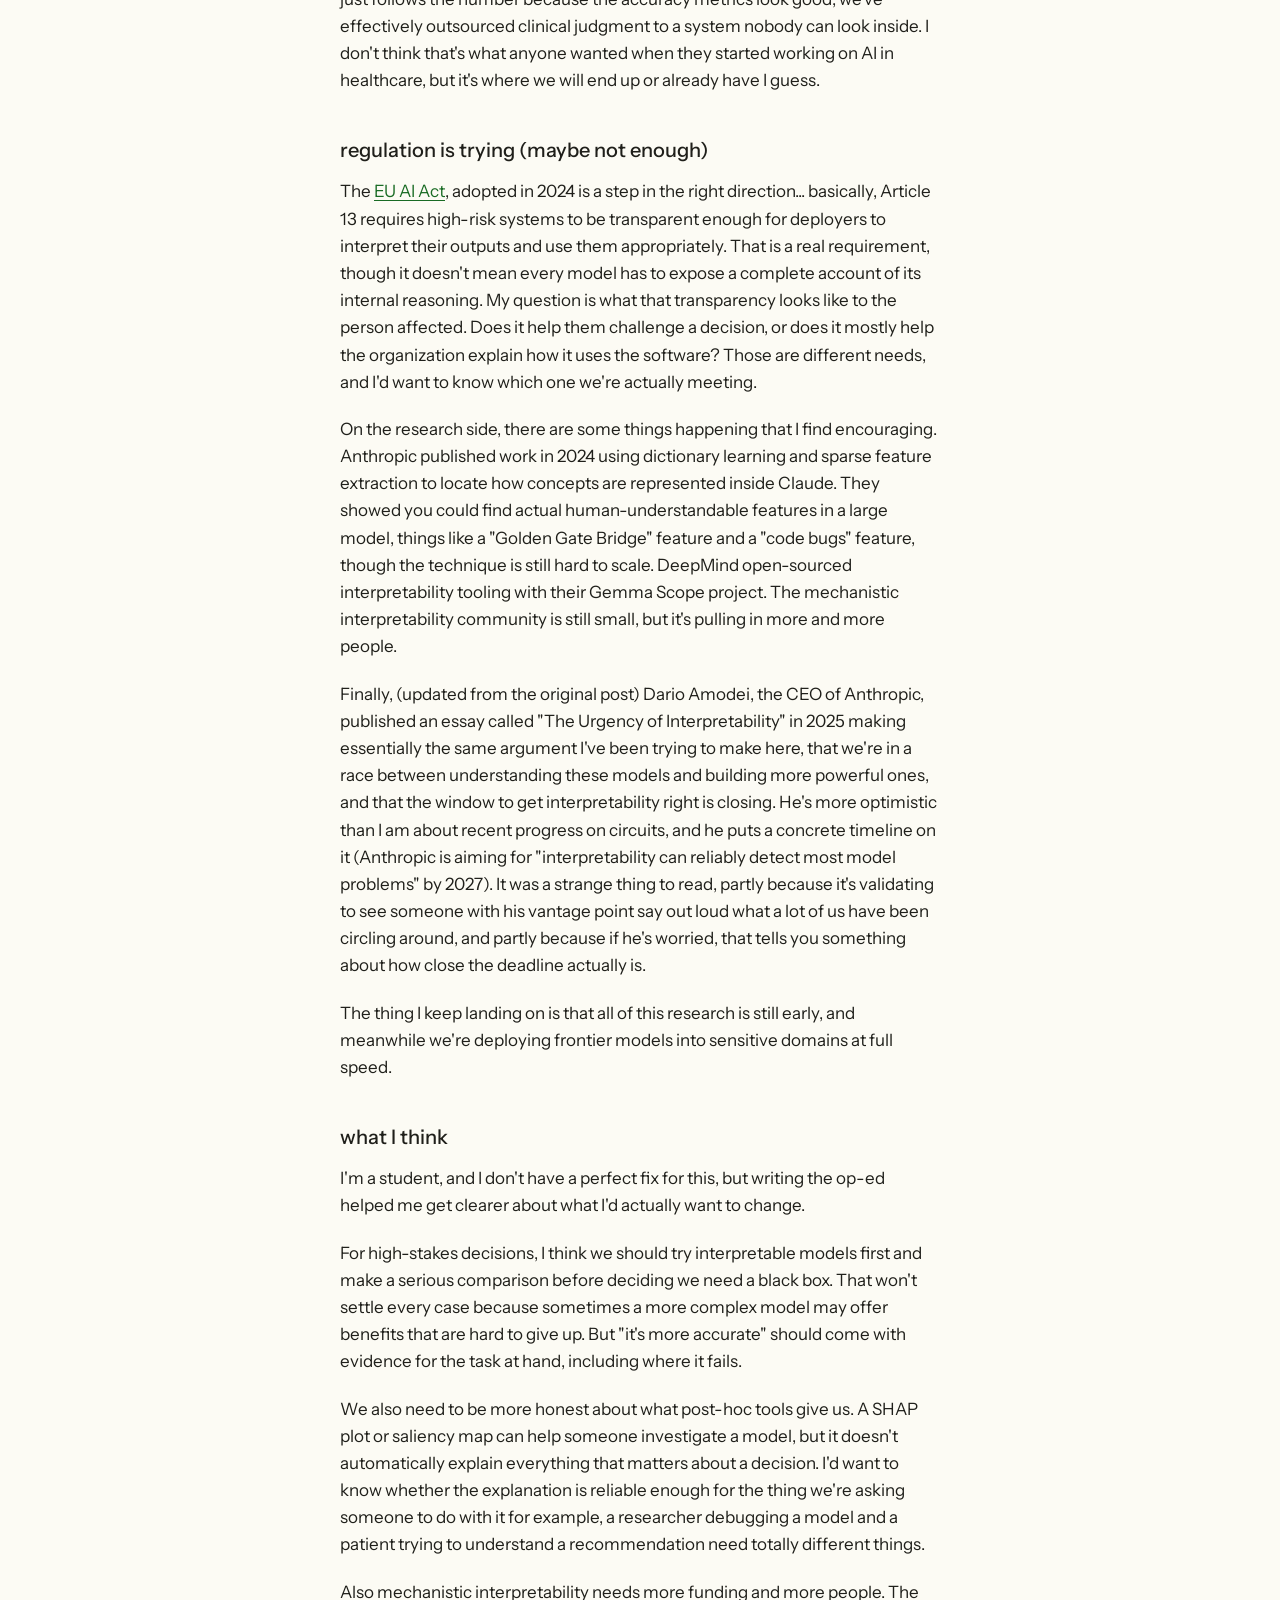
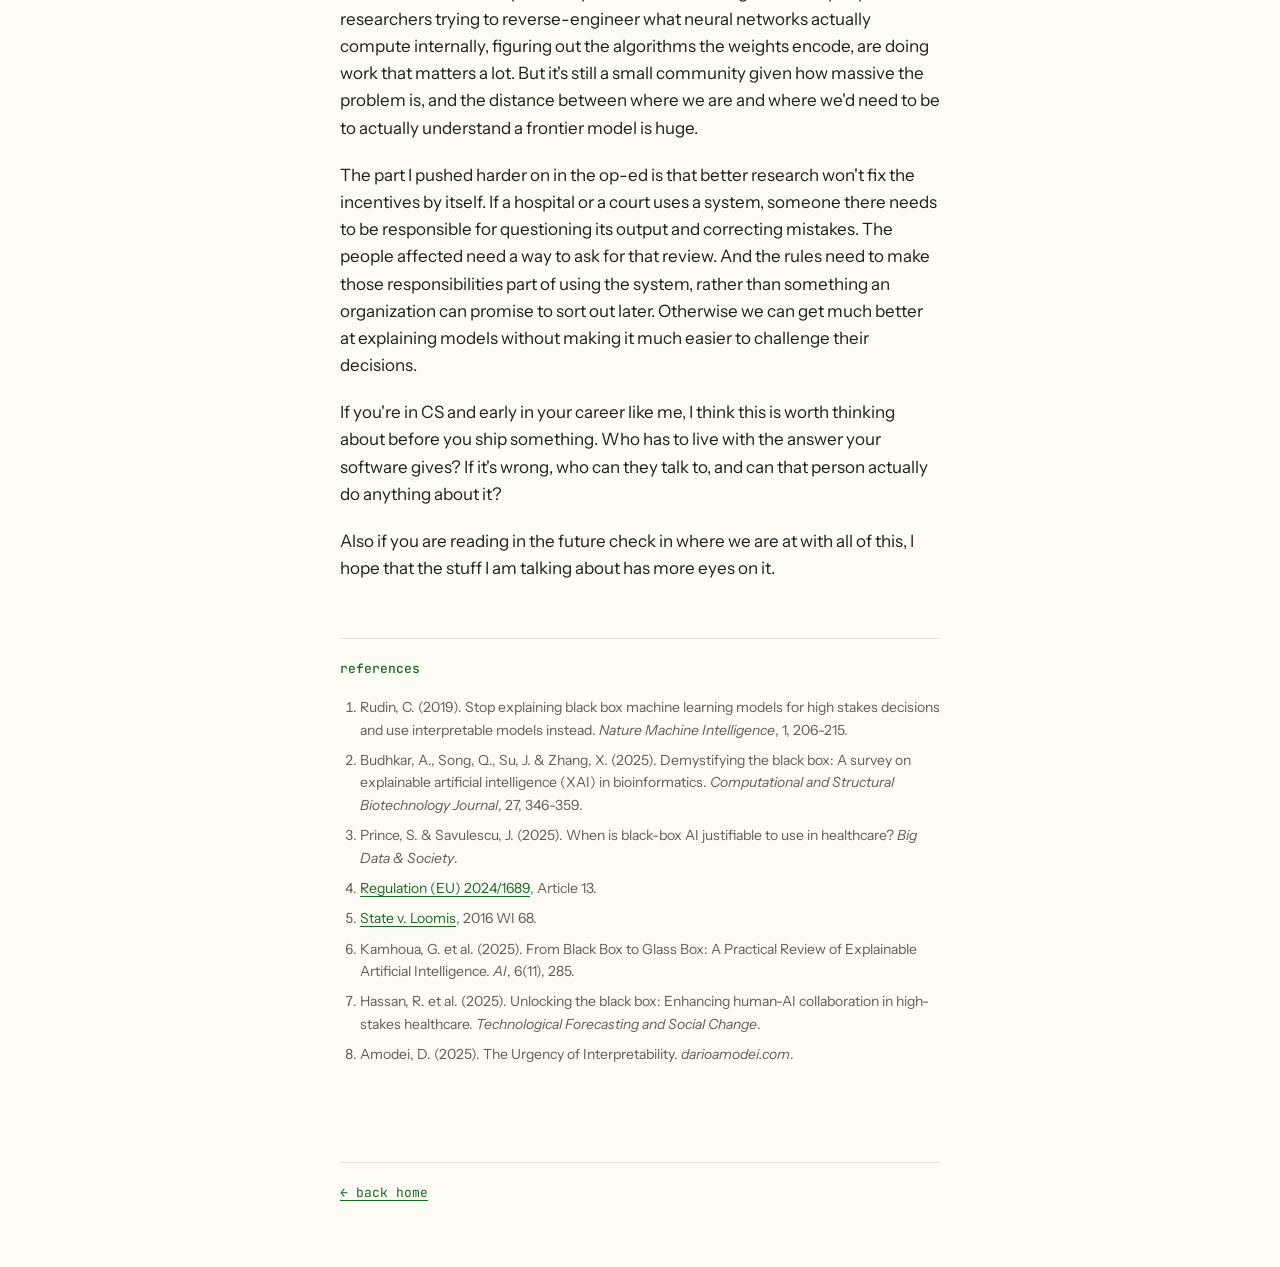
<file: blogs/black-box-ai.html>
<!doctype html>
<html lang="en">
  <head>
    <meta charset="UTF-8" />
    <meta name="viewport" content="width=device-width, initial-scale=1.0" />
    <title>We Don't Know What Our AI Is Doing — owen kleinmaier</title>
    <link rel="icon" type="image/x-icon" href="../favicon.ico" />
    <link
      rel="apple-touch-icon"
      sizes="180x180"
      href="../apple-touch-icon.png"
    />
    <link
      rel="icon"
      type="image/png"
      sizes="32x32"
      href="../favicon-32x32.png"
    />
    <link
      rel="icon"
      type="image/png"
      sizes="16x16"
      href="../favicon-16x16.png"
    />
    <link rel="stylesheet" href="../styles.css" />
    <script src="../theme.js"></script>
    <script src="../character.js" defer></script>
  </head>
  <body>
    <div class="page">
      <nav class="nav">
        <a class="brand" aria-label="home" href="../index.html">
          <img class="character light-only" src="../character.png" alt="" />
          <img class="character dark-only" src="../character-dark.png" alt="" />
        </a>
        <div class="nav-links">
          <a href="../index.html#work">work</a>
          <a href="index.html">writing</a>
          <a href="../resume.pdf" target="_blank" rel="noopener">resume</a>
          <button class="theme-toggle" onclick="toggleTheme()">dark</button>
        </div>
      </nav>

      <main>
        <header class="post-header">
          <h1>We Don't Know What Our AI Is Doing</h1>
          <div class="meta">
            <span>last updated mar 2026</span>
          </div>
        </header>

        <article class="post">
          <p>
            We are putting AI systems into hospitals, courtrooms, hiring
            pipelines, and a bunch of other places where the output actually
            changes someone's life, but with some of these models, getting an
            answer is a lot easier than understanding why we got it. We know how
            we trained them and can inspect the calculations. That doesn't mean
            we can give someone a useful or reliable account of why a particular
            decision went against them. Even asking a reasoning model to explain
            itself doesn't guarantee that the explanation reflects how it
            reached its answer and I find that pretty alarming.
          </p>

          <p>
            This is what people called the black box problem. I read a bunch of
            the literature on it in class last year and wrote an op-ed about it.
            Coming back to it, the question that bothers me most is pretty
            simple: if a system makes a decision about you, what can you
            actually do when you think it's wrong? It's easy to talk about
            transparency as an engineering problem but its much harder to
            imagine being the person stuck asking for an explanation nobody can
            give you.
          </p>

          <h2>the accuracy thing</h2>

          <p>
            The standard defense of black-box models is that they perform
            better, and to be fair that's often true. Deep neural networks
            regularly outperform simpler models on most benchmarks. In medical
            imaging specifically, there's been work showing black-box models
            matching or beating clinician-level accuracy on mammogram screening,
            skin cancer classification, diabetic retinopathy detection, and a
            few other things (Prince and Savulescu cover this well in their 2025
            paper). I don't want to wave that away because it's impressive and
            it matters and it's such a huge step in the right direction!
          </p>

          <p>
            But... here's where I always get stuck. Accuracy on a held-out test
            set and trustworthiness in the real world are really different
            things, and people in this field often talk about them like they're
            interchangeable when they're not. A model can score 97% on your
            evaluation metrics and still be latching onto some random and
            irrelavent correlation in the training data, or encoding a bias that
            nobody thought to check for or arriving at the right answer for a
            completely wrong reason. The whole problem with a black box is that
            you can't open it up and look at it, so you do not know which of
            those scenarios you're in. You're just looking at the accuracy
            number on a dashboard and calling it good enough, which feels like a
            strange amount of trust to place in something you fundamentally do
            not understand.
          </p>

          <p>
            Cynthia Rudin made this point in 2019: if an explanation of a black
            box were actually complete and faithful to what the model does
            internally, it would just be the model and you wouldn't need the
            black box. The very fact that you need a separate explanation tells
            you it's an approximation, and approximations can be wrong in some
            ways you wont or even can't catch.
          </p>

          <h2>explaining versus understanding</h2>

          <p>
            Cynthia Rudin published this paper in Nature Machine Intelligence in
            2019 called "Stop Explaining Black Box Machine Learning Models for
            High Stakes Decisions and Use Interpretable Models Instead," which,
            credit to her, is about as clear a title as you'll ever see on an
            academic paper. We read it in my KBAI course and it stuck with me
            more than most things I've read in school.
          </p>

          <p>
            Her central point is that there's a real difference between
            explainability and interpretability, and the field has been pouring
            energy into the wrong one. Explainability is what you get when you
            build a black-box model and then use a second tool (something like
            LIME or SHAP or a saliency map) to try to approximate what the first
            model did after the fact. Those tools are useful for debugging and
            building intuition about model behavior, and I don't think anyone
            should stop using them. But they are approximations. They're a
            second model's best guess about what the first model was doing, and
            that guess will always be incomplete because if it weren't, you'd
            just use the explanation instead of the original model.
          </p>

          <p>
            Interpretability is what you get when the model itself is designed
            so that a human can follow its reasoning directly. Rudin's argument
            is that for high-stakes decisions, we should default to
            interpretable models and only reach for black boxes when we can show
            that interpretable approaches can't do the job. She's also
            demonstrated in multiple domains that when researchers actually try
            to build competitive interpretable models, they often come
            surprisingly close to black-box performance. It challenges the whole
            story that opacity of a model is going to be just the price you pay
            for accuracy.
          </p>

          <p>
            The problem is that building something people can understand takes
            work (often times much more work) and a better benchmark score is
            much easier to show off, especially when profit is priority (which
            sadly it usually is). I don't think every company ignores
            transparency, but if the reward is larger for shipping a more
            capable model before everyone else, I don't see why we'd expect
            understanding it to get the same attention.
          </p>

          <h2>where this can be a problem</h2>

          <p>
            The example I used in my op-ed was Eric Loomis. His sentencing judge
            considered a COMPAS risk assessment, and Loomis challenged the use
            of a score whose proprietary calculation he couldn't even inspect.
            In 2016, the Wisconsin Supreme Court upheld its use with limitations
            and cautions, emphasizing that other factors independently supported
            the sentence. Now, it was a judge using the information the
            algorithm gave not the algorithm just spitting out a sentence but it
            still makes me very uncomfortable.
            <a
              href="https://www.wicourts.gov/sc/opinion/DisplayDocument.pdf?content=pdf&amp;seqNo=171690"
              >The court's opinion</a
            >
            is worth reading.
          </p>

          <p>
            COMPAS also points to a distinction I blurred in the original
            version of this post. A system can be opaque because its workings
            are kept secret, because they're difficult to understand, or both.
            Those aren't exactly the same problem.. but from the outside, you
            can still end up in the same frustrating position, which is: someone
            is using a score to make a decision about you, and you can't
            meaningfully question how they got it.
          </p>

          <p>
            Healthcare is the other domain where I find this really weird and
            concerning. I came across a paper from IU's own CS department at
            Luddy (Budhkar et al., 2025) that surveys explainability techniques
            in bioinformatics, and the honest conclusion is that we're still
            pretty far from having reliable tools for understanding what these
            models do in medical contexts. Black-box models are already being
            used in genomics and medical imaging, and the question of what
            happens when a model flags a patient as high-risk and the doctor
            can't interrogate why is not hypothetical anymore. Medicine requires
            so much context that a model can't have, things like a patient's
            living situation, their preferences, what they're actually willing
            to do about a diagnosis. If the doctor just follows the number
            because the accuracy metrics look good, we've effectively outsourced
            clinical judgment to a system nobody can look inside. I don't think
            that's what anyone wanted when they started working on AI in
            healthcare, but it's where we will end up or already have I guess.
          </p>

          <h2>regulation is trying (maybe not enough)</h2>

          <p>
            The
            <a href="https://eur-lex.europa.eu/eli/reg/2024/1689/oj/eng"
              >EU AI Act</a
            >, adopted in 2024 is a step in the right direction... basically,
            Article 13 requires high-risk systems to be transparent enough for
            deployers to interpret their outputs and use them appropriately.
            That is a real requirement, though it doesn't mean every model has
            to expose a complete account of its internal reasoning. My question
            is what that transparency looks like to the person affected. Does it
            help them challenge a decision, or does it mostly help the
            organization explain how it uses the software? Those are different
            needs, and I'd want to know which one we're actually meeting.
          </p>

          <p>
            On the research side, there are some things happening that I find
            encouraging. Anthropic published work in 2024 using dictionary
            learning and sparse feature extraction to locate how concepts are
            represented inside Claude. They showed you could find actual
            human-understandable features in a large model, things like a
            "Golden Gate Bridge" feature and a "code bugs" feature, though the
            technique is still hard to scale. DeepMind open-sourced
            interpretability tooling with their Gemma Scope project. The
            mechanistic interpretability community is still small, but it's
            pulling in more and more people.
          </p>

          <p>
            Finally, (updated from the original post) Dario Amodei, the CEO of
            Anthropic, published an essay called "The Urgency of
            Interpretability" in 2025 making essentially the same argument I've
            been trying to make here, that we're in a race between understanding
            these models and building more powerful ones, and that the window to
            get interpretability right is closing. He's more optimistic than I
            am about recent progress on circuits, and he puts a concrete
            timeline on it (Anthropic is aiming for "interpretability can
            reliably detect most model problems" by 2027). It was a strange
            thing to read, partly because it's validating to see someone with
            his vantage point say out loud what a lot of us have been circling
            around, and partly because if he's worried, that tells you something
            about how close the deadline actually is.
          </p>

          <p>
            The thing I keep landing on is that all of this research is still
            early, and meanwhile we're deploying frontier models into sensitive
            domains at full speed.
          </p>

          <h2>what I think</h2>

          <p>
            I'm a student, and I don't have a perfect fix for this, but writing
            the op-ed helped me get clearer about what I'd actually want to
            change.
          </p>

          <p>
            For high-stakes decisions, I think we should try interpretable
            models first and make a serious comparison before deciding we need a
            black box. That won't settle every case because sometimes a more
            complex model may offer benefits that are hard to give up. But "it's
            more accurate" should come with evidence for the task at hand,
            including where it fails.
          </p>

          <p>
            We also need to be more honest about what post-hoc tools give us. A
            SHAP plot or saliency map can help someone investigate a model, but
            it doesn't automatically explain everything that matters about a
            decision. I'd want to know whether the explanation is reliable
            enough for the thing we're asking someone to do with it for example,
            a researcher debugging a model and a patient trying to understand a
            recommendation need totally different things.
          </p>

          <p>
            Also mechanistic interpretability needs more funding and more
            people. The researchers trying to reverse-engineer what neural
            networks actually compute internally, figuring out the algorithms
            the weights encode, are doing work that matters a lot. But it's
            still a small community given how massive the problem is, and the
            distance between where we are and where we'd need to be to actually
            understand a frontier model is huge.
          </p>

          <p>
            The part I pushed harder on in the op-ed is that better research
            won't fix the incentives by itself. If a hospital or a court uses a
            system, someone there needs to be responsible for questioning its
            output and correcting mistakes. The people affected need a way to
            ask for that review. And the rules need to make those
            responsibilities part of using the system, rather than something an
            organization can promise to sort out later. Otherwise we can get
            much better at explaining models without making it much easier to
            challenge their decisions.
          </p>

          <p>
            If you're in CS and early in your career like me, I think this is
            worth thinking about before you ship something. Who has to live with
            the answer your software gives? If it's wrong, who can they talk to,
            and can that person actually do anything about it?
          </p>

          <p>
            Also if you are reading in the future check in where we are at with
            all of this, I hope that the stuff I am talking about has more eyes
            on it.
          </p>

          <div class="references">
            <h2>references</h2>
            <ol>
              <li>
                Rudin, C. (2019). Stop explaining black box machine learning
                models for high stakes decisions and use interpretable models
                instead. <em>Nature Machine Intelligence</em>, 1, 206-215.
              </li>
              <li>
                Budhkar, A., Song, Q., Su, J. & Zhang, X. (2025). Demystifying
                the black box: A survey on explainable artificial intelligence
                (XAI) in bioinformatics.
                <em>Computational and Structural Biotechnology Journal</em>, 27,
                346-359.
              </li>
              <li>
                Prince, S. & Savulescu, J. (2025). When is black-box AI
                justifiable to use in healthcare? <em>Big Data & Society</em>.
              </li>
              <li>
                <a href="https://eur-lex.europa.eu/eli/reg/2024/1689/oj/eng"
                  >Regulation (EU) 2024/1689</a
                >, Article 13.
              </li>
              <li>
                <a
                  href="https://www.wicourts.gov/sc/opinion/DisplayDocument.pdf?content=pdf&amp;seqNo=171690"
                  >State v. Loomis</a
                >, 2016 WI 68.
              </li>
              <li>
                Kamhoua, G. et al. (2025). From Black Box to Glass Box: A
                Practical Review of Explainable Artificial Intelligence.
                <em>AI</em>, 6(11), 285.
              </li>
              <li>
                Hassan, R. et al. (2025). Unlocking the black box: Enhancing
                human-AI collaboration in high-stakes healthcare.
                <em>Technological Forecasting and Social Change</em>.
              </li>
              <li>
                Amodei, D. (2025). The Urgency of Interpretability.
                <em>darioamodei.com</em>.
              </li>
            </ol>
          </div>
        </article>
      </main>

      <footer class="meta">
        <p><a href="../index.html">← back home</a></p>
      </footer>
    </div>
  </body>
</html>
</file>
<file: styles.css>
@import url("https://fonts.googleapis.com/css2?family=Instrument+Sans:wght@400;500;600&family=JetBrains+Mono:wght@400;500&display=swap");

:root {
  --bg: #fcfbf4;
  --text: #1f1f1a;
  --muted: #5f5e56;
  --line: #e4e2d6;
  --accent: #196b24;
  --sans: "Galvji", "Instrument Sans", system-ui, sans-serif;
  --mono: "JetBrains Mono", ui-monospace, monospace;
  color-scheme: light;
}

:root[data-theme="dark"] {
  --bg: #1a1a18;
  --text: #f2f1e8;
  --muted: #a3a296;
  --line: #34342e;
  --accent: #8fcf95;
  color-scheme: dark;
}

* {
  margin: 0;
  padding: 0;
  box-sizing: border-box;
}

body {
  position: relative;
  min-height: 100vh;
  background: var(--bg);
  color: var(--text);
  font-family: var(--sans);
  font-size: 17px;
  line-height: 1.6;
  -webkit-font-smoothing: antialiased;
  transition:
    background-color 0.2s ease,
    color 0.2s ease;
}

a {
  color: var(--accent);
  text-decoration: underline;
  text-decoration-thickness: 1px;
  text-underline-offset: 3px;
}

a:hover {
  text-decoration-thickness: 2px;
}

:focus-visible {
  outline: 2px solid var(--accent);
  outline-offset: 3px;
  border-radius: 2px;
}

.page {
  max-width: 640px;
  margin: 0 auto;
  padding: 32px 20px 64px;
}

.mono,
.nav,
.meta,
.label {
  font-family: var(--mono);
  font-size: 13px;
}

.nav {
  display: flex;
  justify-content: space-between;
  align-items: center;
  flex-wrap: wrap;
  gap: 12px 16px;
  margin-bottom: 72px;
}

.nav a {
  color: var(--text);
  text-decoration: none;
  white-space: nowrap;
}

.nav a:hover {
  color: var(--accent);
}

.brand {
  display: flex;
  align-items: center;
  gap: 10px;
}

.character {
  width: 56px;
  height: auto;
}

:root[data-theme="dark"] .light-only,
:root:not([data-theme="dark"]) .dark-only {
  display: none;
}

.nav-links {
  display: flex;
  align-items: center;
  gap: 20px;
}

.theme-toggle {
  background: none;
  border: 1px solid var(--line);
  border-radius: 4px;
  color: var(--muted);
  font: inherit;
  padding: 2px 8px;
  cursor: pointer;
}

.theme-toggle:hover {
  color: var(--accent);
  border-color: var(--accent);
}

h1 {
  font-size: 32px;
  font-weight: 500;
  line-height: 1.2;
  letter-spacing: -0.01em;
  margin-bottom: 16px;
}

h2 {
  font-family: var(--mono);
  font-size: 13px;
  font-weight: 500;
  color: var(--accent);
  margin-bottom: 20px;
}

section {
  margin-top: 64px;
}

p + p {
  margin-top: 12px;
}

.muted,
.meta {
  color: var(--muted);
}

.links {
  display: flex;
  flex-wrap: wrap;
  align-items: center;
  gap: 8px 20px;
  margin-top: 20px;
}

.btn {
  display: inline-flex;
  align-items: center;
  padding: 8px 18px;
  border: 1px solid var(--accent);
  border-radius: 6px;
  color: var(--accent);
  text-decoration: none;
  transition:
    background-color 0.2s ease,
    color 0.2s ease;
}

.btn:hover {
  background: var(--accent);
  color: var(--bg);
}

.icons {
  display: flex;
  align-items: center;
  gap: 16px;
}

.icon {
  display: inline-flex;
  color: var(--muted);
  text-decoration: none;
  transition: color 0.2s ease;
}

.icon:hover {
  color: var(--accent);
}

.list {
  list-style: none;
}

.list li {
  padding: 14px 0;
  border-top: 1px solid var(--line);
}

.list li:last-child {
  border-bottom: 1px solid var(--line);
}

.row {
  display: flex;
  justify-content: space-between;
  align-items: baseline;
  gap: 16px;
}

.row .meta {
  flex-shrink: 0;
}

.list p {
  color: var(--muted);
  font-size: 15px;
  margin-top: 2px;
}

.now {
  display: grid;
  grid-template-columns: 110px 1fr;
  gap: 6px 16px;
}

.now dt {
  font-family: var(--mono);
  font-size: 13px;
  color: var(--muted);
  padding-top: 3px;
}

.egg {
  background: none;
  border: none;
  font: inherit;
  color: inherit;
  cursor: pointer;
}

.egg:hover {
  color: var(--accent);
}

dialog {
  margin: auto;
  max-width: min(440px, calc(100% - 32px));
  padding: 0;
  background: var(--bg);
  color: var(--text);
  border: 1px solid var(--line);
  border-radius: 8px;
}

dialog::backdrop {
  background: rgba(0, 0, 0, 0.4);
}

.egg-content {
  padding: 28px;
}

.egg-content form {
  margin-top: 24px;
}

header .links {
  margin-top: 28px;
}

footer {
  margin-top: 96px;
  padding-top: 20px;
  border-top: 1px solid var(--line);
}

/* blog post */
.post-header {
  margin-bottom: 40px;
}

.post-header .meta {
  display: flex;
  gap: 16px;
}

.post h2 {
  font-family: var(--sans);
  font-size: 20px;
  color: var(--text);
  margin: 40px 0 12px;
}

.post p + p {
  margin-top: 20px;
}

.callout {
  border-left: 2px solid var(--accent);
  padding-left: 20px;
  margin: 32px 0;
  color: var(--muted);
  font-style: italic;
}

.references {
  margin-top: 56px;
  padding-top: 20px;
  border-top: 1px solid var(--line);
}

.post .references h2 {
  font-family: var(--mono);
  font-size: 13px;
  color: var(--accent);
  margin: 0 0 16px;
}

.references ol {
  padding-left: 20px;
  color: var(--muted);
  font-size: 14px;
}

.references li + li {
  margin-top: 8px;
}

@media (max-width: 480px) {
  body {
    font-size: 16px;
  }

  .nav {
    margin-bottom: 48px;
  }

  .nav-links {
    gap: 14px;
  }

  h1 {
    font-size: 28px;
  }

  .row {
    flex-direction: column;
    gap: 0;
  }

  .now {
    grid-template-columns: 1fr;
    gap: 0;
  }

  .now dd {
    margin-bottom: 10px;
  }
}

@media (prefers-reduced-motion: reduce) {
  body {
    transition: none;
  }
}

.more {
  display: inline-block;
  margin-top: 10px;
}

/* animated character */
.ch {
  overflow: visible;
  cursor: pointer;
}

.ch-squish,
.ch-breathe {
  transform-box: fill-box;
  transform-origin: 50% 100%;
}

.ch-body {
  fill: var(--accent);
  transition: fill 0.2s ease;
}

/* face parts are painted in the background color to match the cut-out line art */
.ch-eye,
.ch-mouth,
.ch-alt-fill {
  fill: var(--bg);
  transition: fill 0.2s ease;
}

.ch-eye {
  transform-box: fill-box;
  transform-origin: center;
}

.ch-alt,
.ch-alt-fill {
  stroke: var(--bg);
  stroke-linecap: round;
  stroke-linejoin: round;
}

.ch-alt {
  fill: none;
  stroke-width: 3.2;
}

.ch-alt-fill {
  stroke-width: 2.5;
}

.ch-zzz text {
  fill: var(--muted);
  font-family: var(--mono);
  font-size: 30px;
  opacity: 0;
  transform-box: fill-box;
}

/* experience timeline */
.timeline {
  list-style: none;
  position: relative;
}

.timeline-line {
  position: absolute;
  left: 80.5px;
  top: 10px;
  width: 10px;
  height: calc(100% - 20px);
  overflow: visible;
}

.timeline-line path {
  fill: none;
  stroke: var(--line);
  stroke-width: 1.5;
  stroke-linecap: round;
  vector-effect: non-scaling-stroke;
}

.timeline li {
  display: grid;
  grid-template-columns: 76px 1fr;
  gap: 32px;
  padding: 10px 0;
}

.when {
  font-family: var(--mono);
  font-size: 12px;
  color: var(--muted);
  text-align: right;
  padding-top: 4px;
}

.what {
  position: relative;
}

/* slightly uneven radii so the dots look hand-drawn */
.what::before {
  content: "";
  position: absolute;
  left: -27px;
  top: 8px;
  width: 9px;
  height: 9px;
  border: 1.5px solid var(--accent);
  border-radius: 52% 46% 55% 47% / 48% 54% 46% 52%;
  background: var(--bg);
  transition:
    background-color 0.2s ease,
    transform 0.2s ease;
}

.ongoing .what::before {
  background: var(--accent);
}

.timeline li:hover .what::before {
  transform: scale(1.35);
}

.what p {
  color: var(--muted);
  font-size: 15px;
  margin-top: 2px;
}

@media (max-width: 480px) {
  .timeline-line {
    left: 56.5px;
  }

  .timeline li {
    grid-template-columns: 52px 1fr;
    gap: 32px;
  }

  .when {
    font-size: 11px;
  }
}
</file>
